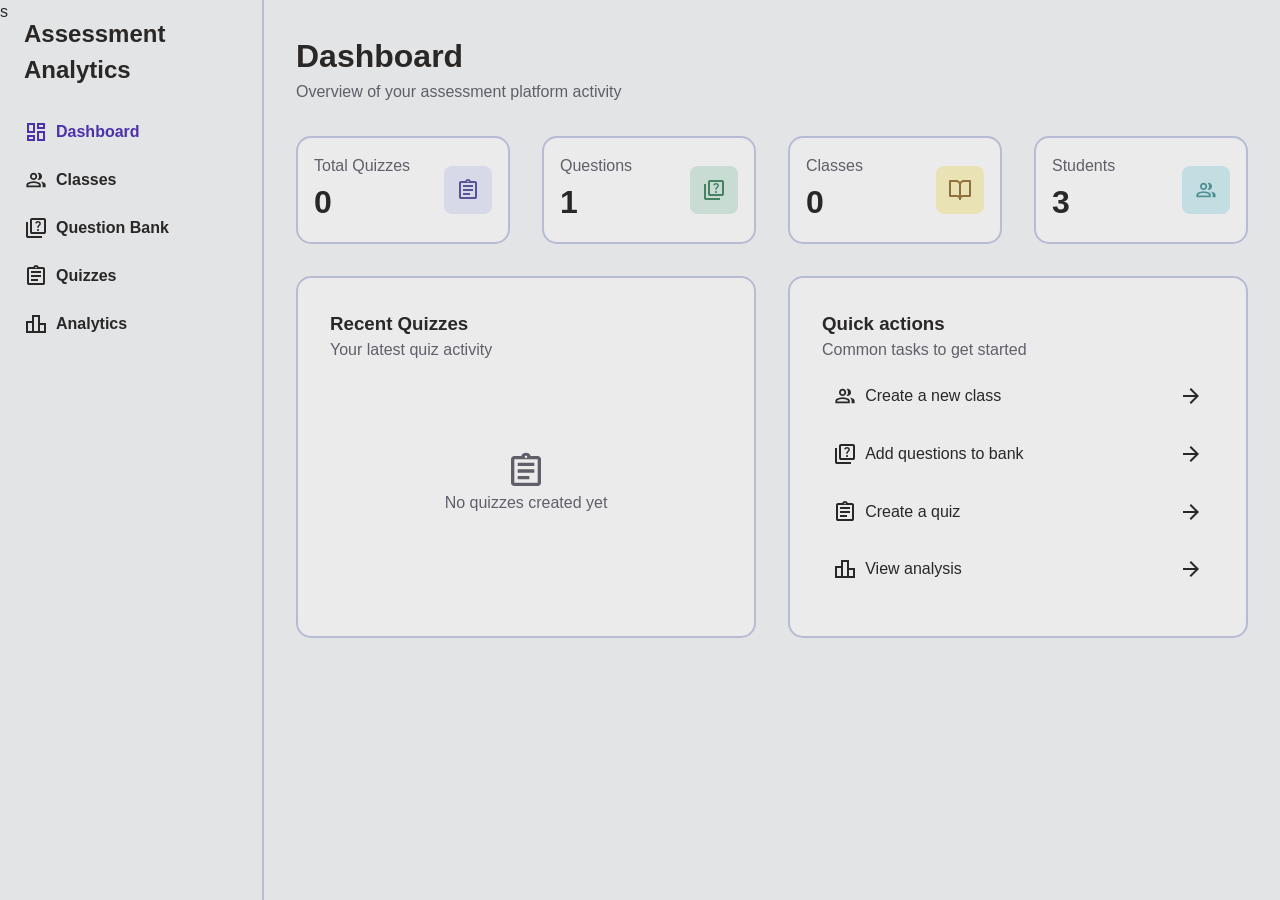
<file: index.html>
<!DOCTYPE html>
<html lang="en">
<head>
    <meta charset="UTF-8">
    <meta name="viewport" content="width=device-width, initial-scale=1.0">
    <title>Assessment Analytics</title>
    <link rel="stylesheet" href="style.css">
    <link rel="stylesheet" href="dashboard.css">s
</head>
<body>
    <div id="sidebar">
        <h2>Assessment Analytics</h2>
        <ul>
            <li class="active">
                <svg xmlns="http://www.w3.org/2000/svg" height="24px" viewBox="0 -960 960 960" width="24px" fill="#e3e3e3"><path d="M520-600v-240h320v240H520ZM120-440v-400h320v400H120Zm400 320v-400h320v400H520Zm-400 0v-240h320v240H120Zm80-400h160v-240H200v240Zm400 320h160v-240H600v240Zm0-480h160v-80H600v80ZM200-200h160v-80H200v80Zm160-320Zm240-160Zm0 240ZM360-280Z"/></svg>
                <a id="element1" href="index.html">Dashboard</a>
            </li>
            <li>
                <svg xmlns="http://www.w3.org/2000/svg" height="24px" viewBox="0 -960 960 960" width="24px" fill="#e3e3e3"><path d="M96-192v-92q0-25.78 12.5-47.39T143-366q54-32 114.5-49T384-432q66 0 126.5 17T625-366q22 13 34.5 34.61T672-284v92H96Zm648 0v-92q0-42-19.5-78T672-421q39 8 75.5 21.5T817-366q22 13 34.5 34.67Q864-309.65 864-284v92H744ZM282-522q-42-42-42-102t42-102q42-42 102-42t102 42q42 42 42 102t-42 102q-42 42-102 42t-102-42Zm396 0q-42 42-102 42-8 0-15-.5t-15-2.5q25-29 39.5-64.5T600-624q0-41-14.5-76.5T546-765q8-2 15-2.5t15-.5q60 0 102 42t42 102q0 60-42 102ZM168-264h432v-20q0-6.47-3.03-11.76-3.02-5.3-7.97-8.24-47-27-99-41.5T384-360q-54 0-106 14t-99 42q-4.95 2.83-7.98 7.91-3.02 5.09-3.02 12V-264Zm267-309.21q21-21.21 21-51T434.79-675q-21.21-21-51-21T333-674.79q-21 21.21-21 51T333.21-573q21.21 21 51 21T435-573.21ZM384-264Zm0-360Z"/></svg>
                <a id="element2" href="classes.html">Classes</a>
            </li>
            <li>
                <svg xmlns="http://www.w3.org/2000/svg" height="24px" viewBox="0 -960 960 960" width="24px" fill="#e3e3e3"><path d="M589.5-372.5Q602-385 602-402t-12.5-29.5Q577-444 560-444t-29.5 12.5Q518-419 518-402t12.5 29.5Q543-360 560-360t29.5-12.5ZM530-488h60q0-29 6-42.5t28-35.5q30-30 40-48.5t10-43.5q0-45-31.5-73.5T560-760q-41 0-71.5 23T446-676l54 22q9-25 24.5-37.5T560-704q24 0 39 13.5t15 36.5q0 14-8 26.5T578-596q-33 29-40.5 45.5T530-488ZM320-240q-33 0-56.5-23.5T240-320v-480q0-33 23.5-56.5T320-880h480q33 0 56.5 23.5T880-800v480q0 33-23.5 56.5T800-240H320Zm0-80h480v-480H320v480ZM160-80q-33 0-56.5-23.5T80-160v-560h80v560h560v80H160Zm160-720v480-480Z"/></svg>
                <a id="element3" href="question-bank.html">Question Bank</a>
            </li>
            <li>
                <svg xmlns="http://www.w3.org/2000/svg" height="24px" viewBox="0 -960 960 960" width="24px" fill="#e3e3e3"><path d="M200-120q-33 0-56.5-23.5T120-200v-560q0-33 23.5-56.5T200-840h168q13-36 43.5-58t68.5-22q38 0 68.5 22t43.5 58h168q33 0 56.5 23.5T840-760v560q0 33-23.5 56.5T760-120H200Zm0-80h560v-560H200v560Zm80-80h280v-80H280v80Zm0-160h400v-80H280v80Zm0-160h400v-80H280v80Zm221.5-198.5Q510-807 510-820t-8.5-21.5Q493-850 480-850t-21.5 8.5Q450-833 450-820t8.5 21.5Q467-790 480-790t21.5-8.5ZM200-200v-560 560Z"/></svg>
                <a id="element4" href="quizzes.html">Quizzes</a>
            </li>
            <li>
                <svg xmlns="http://www.w3.org/2000/svg" height="24px" viewBox="0 -960 960 960" width="24px" fill="#e3e3e3"><path d="M160-200h160v-320H160v320Zm240 0h160v-560H400v560Zm240 0h160v-240H640v240ZM80-120v-480h240v-240h320v320h240v400H80Z"/></svg>
                <a id="element5" href="analytics.html">Analytics</a>
            </li>
        </ul>
    </div>
    <main>
        <div class="info">
            <h1>Dashboard</h1>
            <p>Overview of your assessment platform activity</p>
        </div>
        <div class="section">
            <div class="container quarter">
                <div>
                    <p>Total Quizzes</p>
                    <h1>0</h1>
                </div>
                <div id="quarter-svg-1">
                     <svg xmlns="http://www.w3.org/2000/svg" height="24px" viewBox="0 -960 960 960" width="24px" fill="#e3e3e3"><path d="M200-120q-33 0-56.5-23.5T120-200v-560q0-33 23.5-56.5T200-840h168q13-36 43.5-58t68.5-22q38 0 68.5 22t43.5 58h168q33 0 56.5 23.5T840-760v560q0 33-23.5 56.5T760-120H200Zm0-80h560v-560H200v560Zm80-80h280v-80H280v80Zm0-160h400v-80H280v80Zm0-160h400v-80H280v80Zm221.5-198.5Q510-807 510-820t-8.5-21.5Q493-850 480-850t-21.5 8.5Q450-833 450-820t8.5 21.5Q467-790 480-790t21.5-8.5ZM200-200v-560 560Z"/></svg>
                </div>
            </div>
            <div class="container quarter">
                <div>
                    <p>Questions</p>
                    <h1>1</h1>
                </div>
                <div id="quarter-svg-2">
                    <svg xmlns="http://www.w3.org/2000/svg" height="24px" viewBox="0 -960 960 960" width="24px" fill="#e3e3e3"><path d="M589.5-372.5Q602-385 602-402t-12.5-29.5Q577-444 560-444t-29.5 12.5Q518-419 518-402t12.5 29.5Q543-360 560-360t29.5-12.5ZM530-488h60q0-29 6-42.5t28-35.5q30-30 40-48.5t10-43.5q0-45-31.5-73.5T560-760q-41 0-71.5 23T446-676l54 22q9-25 24.5-37.5T560-704q24 0 39 13.5t15 36.5q0 14-8 26.5T578-596q-33 29-40.5 45.5T530-488ZM320-240q-33 0-56.5-23.5T240-320v-480q0-33 23.5-56.5T320-880h480q33 0 56.5 23.5T880-800v480q0 33-23.5 56.5T800-240H320Zm0-80h480v-480H320v480ZM160-80q-33 0-56.5-23.5T80-160v-560h80v560h560v80H160Zm160-720v480-480Z"/></svg>
                </div>
            </div>
            <div class="container quarter">
                <div>
                    <p>Classes</p>
                    <h1>0</h1>
                </div>
                <div id="quarter-svg-3">
                    <svg xmlns="http://www.w3.org/2000/svg" width="24" height="24" viewBox="0 0 24 24" fill="none" stroke="black" stroke-width="2" stroke-linecap="round" stroke-linejoin="round" class="feather feather-book-open"><path d="M2 3h6a4 4 0 0 1 4 4v14a3 3 0 0 0-3-3H2z"></path><path d="M22 3h-6a4 4 0 0 0-4 4v14a3 3 0 0 1 3-3h7z"></path></svg>
                </div>
            </div>
            <div class="container quarter">
                <div>
                    <p>Students</p>
                    <h1>3</h1>
                </div>
                <div id="quarter-svg-4">
                    <svg xmlns="http://www.w3.org/2000/svg" height="24px" viewBox="0 -960 960 960" width="24px" fill="#e3e3e3"><path d="M96-192v-92q0-25.78 12.5-47.39T143-366q54-32 114.5-49T384-432q66 0 126.5 17T625-366q22 13 34.5 34.61T672-284v92H96Zm648 0v-92q0-42-19.5-78T672-421q39 8 75.5 21.5T817-366q22 13 34.5 34.67Q864-309.65 864-284v92H744ZM282-522q-42-42-42-102t42-102q42-42 102-42t102 42q42 42 42 102t-42 102q-42 42-102 42t-102-42Zm396 0q-42 42-102 42-8 0-15-.5t-15-2.5q25-29 39.5-64.5T600-624q0-41-14.5-76.5T546-765q8-2 15-2.5t15-.5q60 0 102 42t42 102q0 60-42 102ZM168-264h432v-20q0-6.47-3.03-11.76-3.02-5.3-7.97-8.24-47-27-99-41.5T384-360q-54 0-106 14t-99 42q-4.95 2.83-7.98 7.91-3.02 5.09-3.02 12V-264Zm267-309.21q21-21.21 21-51T434.79-675q-21.21-21-51-21T333-674.79q-21 21.21-21 51T333.21-573q21.21 21 51 21T435-573.21ZM384-264Zm0-360Z"/></svg>
                </div>
            </div>
        </div>
        <div class="section" id="dashboard-main">
            <div class="container">
                <div>
                    <h3>Recent Quizzes</h3>
                    <p class="grey">Your latest quiz activity</p>
                </div>
                <div id="recent-quizzes">
                    <svg xmlns="http://www.w3.org/2000/svg" height="40px" viewBox="0 -960 960 960" width="40px" fill="#e3e3e3"><path d="M200-120q-33 0-56.5-23.5T120-200v-560q0-33 23.5-56.5T200-840h168q13-36 43.5-58t68.5-22q38 0 68.5 22t43.5 58h168q33 0 56.5 23.5T840-760v560q0 33-23.5 56.5T760-120H200Zm0-80h560v-560H200v560Zm80-80h280v-80H280v80Zm0-160h400v-80H280v80Zm0-160h400v-80H280v80Zm221.5-198.5Q510-807 510-820t-8.5-21.5Q493-850 480-850t-21.5 8.5Q450-833 450-820t8.5 21.5Q467-790 480-790t21.5-8.5ZM200-200v-560 560Z"/></svg>
                    <p class="grey">No quizzes created yet</p>
                </div>
            </div>
            <div class="container" id="quick-actions">
                <div>
                    <h3>Quick actions</h3>
                    <p class="grey">Common tasks to get started</p>
                </div>
                <div id="actions">
                    <div>
                        <svg xmlns="http://www.w3.org/2000/svg" height="24px" viewBox="0 -960 960 960" width="24px" fill="#e3e3e3"><path d="M96-192v-92q0-25.78 12.5-47.39T143-366q54-32 114.5-49T384-432q66 0 126.5 17T625-366q22 13 34.5 34.61T672-284v92H96Zm648 0v-92q0-42-19.5-78T672-421q39 8 75.5 21.5T817-366q22 13 34.5 34.67Q864-309.65 864-284v92H744ZM282-522q-42-42-42-102t42-102q42-42 102-42t102 42q42 42 42 102t-42 102q-42 42-102 42t-102-42Zm396 0q-42 42-102 42-8 0-15-.5t-15-2.5q25-29 39.5-64.5T600-624q0-41-14.5-76.5T546-765q8-2 15-2.5t15-.5q60 0 102 42t42 102q0 60-42 102ZM168-264h432v-20q0-6.47-3.03-11.76-3.02-5.3-7.97-8.24-47-27-99-41.5T384-360q-54 0-106 14t-99 42q-4.95 2.83-7.98 7.91-3.02 5.09-3.02 12V-264Zm267-309.21q21-21.21 21-51T434.79-675q-21.21-21-51-21T333-674.79q-21 21.21-21 51T333.21-573q21.21 21 51 21T435-573.21ZM384-264Zm0-360Z"/></svg>
                        <p>Create a new class</p>
                        <svg xmlns="http://www.w3.org/2000/svg" height="24px" viewBox="0 -960 960 960" width="24px" fill="#000000"><path d="M647-440H160v-80h487L423-744l57-56 320 320-320 320-57-56 224-224Z"/></svg>
                    </div>
                    <div>
                        <svg xmlns="http://www.w3.org/2000/svg" height="24px" viewBox="0 -960 960 960" width="24px" fill="#e3e3e3"><path d="M589.5-372.5Q602-385 602-402t-12.5-29.5Q577-444 560-444t-29.5 12.5Q518-419 518-402t12.5 29.5Q543-360 560-360t29.5-12.5ZM530-488h60q0-29 6-42.5t28-35.5q30-30 40-48.5t10-43.5q0-45-31.5-73.5T560-760q-41 0-71.5 23T446-676l54 22q9-25 24.5-37.5T560-704q24 0 39 13.5t15 36.5q0 14-8 26.5T578-596q-33 29-40.5 45.5T530-488ZM320-240q-33 0-56.5-23.5T240-320v-480q0-33 23.5-56.5T320-880h480q33 0 56.5 23.5T880-800v480q0 33-23.5 56.5T800-240H320Zm0-80h480v-480H320v480ZM160-80q-33 0-56.5-23.5T80-160v-560h80v560h560v80H160Zm160-720v480-480Z"/></svg>
                        <p>Add questions to bank</p>
                        <svg xmlns="http://www.w3.org/2000/svg" height="24px" viewBox="0 -960 960 960" width="24px" fill="#000000"><path d="M647-440H160v-80h487L423-744l57-56 320 320-320 320-57-56 224-224Z"/></svg>
                    </div>
                    <div>
                        <svg xmlns="http://www.w3.org/2000/svg" height="24px" viewBox="0 -960 960 960" width="24px" fill="#e3e3e3"><path d="M200-120q-33 0-56.5-23.5T120-200v-560q0-33 23.5-56.5T200-840h168q13-36 43.5-58t68.5-22q38 0 68.5 22t43.5 58h168q33 0 56.5 23.5T840-760v560q0 33-23.5 56.5T760-120H200Zm0-80h560v-560H200v560Zm80-80h280v-80H280v80Zm0-160h400v-80H280v80Zm0-160h400v-80H280v80Zm221.5-198.5Q510-807 510-820t-8.5-21.5Q493-850 480-850t-21.5 8.5Q450-833 450-820t8.5 21.5Q467-790 480-790t21.5-8.5ZM200-200v-560 560Z"/></svg>
                        <p>Create a quiz</p>
                        <svg xmlns="http://www.w3.org/2000/svg" height="24px" viewBox="0 -960 960 960" width="24px" fill="#000000"><path d="M647-440H160v-80h487L423-744l57-56 320 320-320 320-57-56 224-224Z"/></svg>
                    </div>
                    <div>
                        <svg xmlns="http://www.w3.org/2000/svg" height="24px" viewBox="0 -960 960 960" width="24px" fill="#e3e3e3"><path d="M160-200h160v-320H160v320Zm240 0h160v-560H400v560Zm240 0h160v-240H640v240ZM80-120v-480h240v-240h320v320h240v400H80Z"/></svg>
                        <p>View analysis</p>
                        <svg xmlns="http://www.w3.org/2000/svg" height="24px" viewBox="0 -960 960 960" width="24px" fill="#000000"><path d="M647-440H160v-80h487L423-744l57-56 320 320-320 320-57-56 224-224Z"/></svg>
                    </div>
                </div>
            </div>
        </div>
    </main>
</body>
</html>
</file>
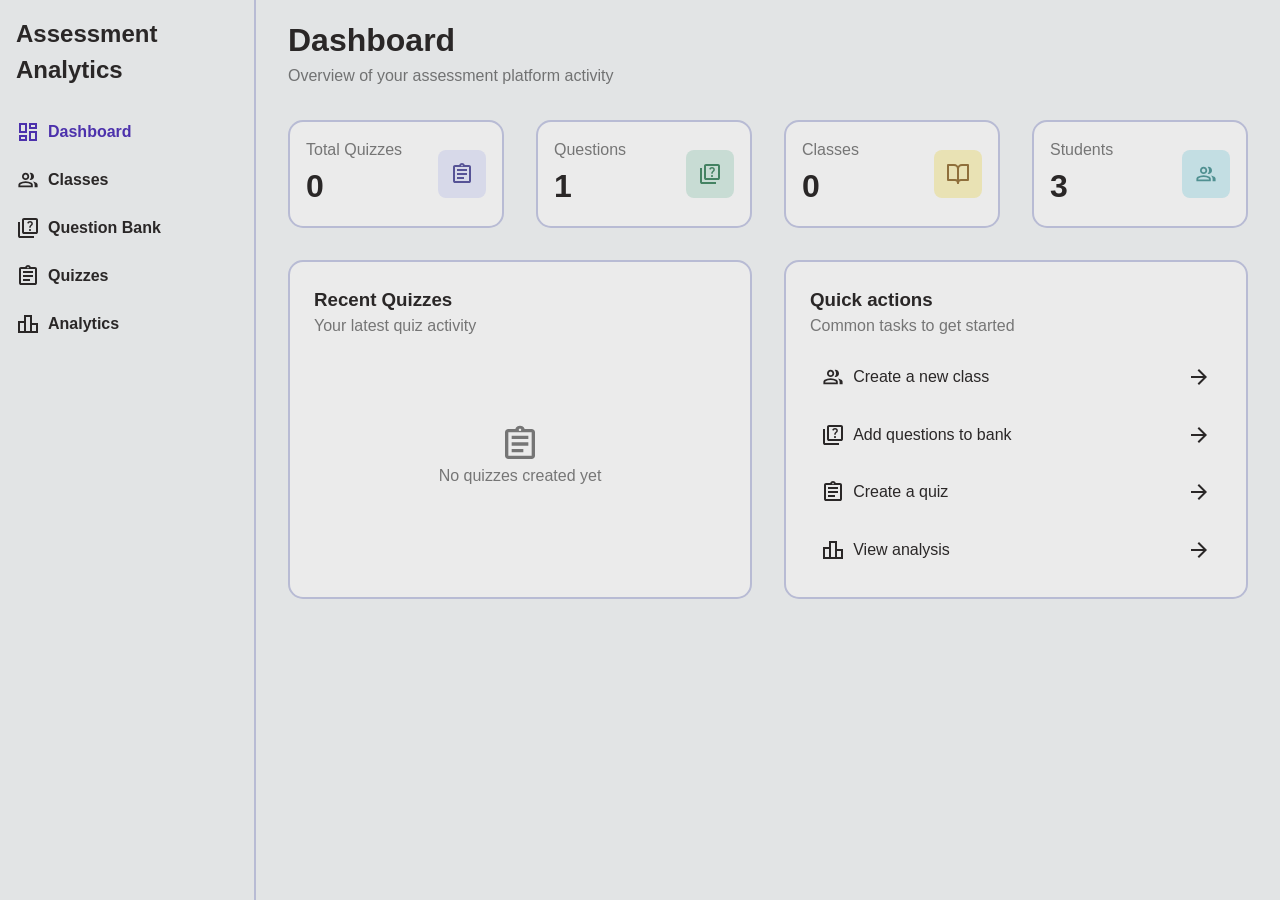
<file: html/index.html>
<!DOCTYPE html>
<html lang="en">
<head>
    <meta charset="UTF-8">
    <meta name="viewport" content="width=device-width, initial-scale=1.0">
    <title>Assessment Analytics</title>
    <link rel="stylesheet" href="/css/constants.css">
    <link rel="stylesheet" href="/css/style.css">
    <link rel="stylesheet" href="/css/dashboard.css">
    <script src="/js/script.js" defer></script>
</head>
<body>
    <div id="sidebar">
        <h2>Assessment Analytics</h2>
        <ul>
            <li class="active">
                <svg xmlns="http://www.w3.org/2000/svg" height="24px" viewBox="0 -960 960 960" width="24px" fill="#e3e3e3"><path d="M520-600v-240h320v240H520ZM120-440v-400h320v400H120Zm400 320v-400h320v400H520Zm-400 0v-240h320v240H120Zm80-400h160v-240H200v240Zm400 320h160v-240H600v240Zm0-480h160v-80H600v80ZM200-200h160v-80H200v80Zm160-320Zm240-160Zm0 240ZM360-280Z"/></svg>
                <a id="element1" href="index.html">Dashboard</a>
            </li>
            <li>
                <svg xmlns="http://www.w3.org/2000/svg" height="24px" viewBox="0 -960 960 960" width="24px" fill="#e3e3e3"><path d="M96-192v-92q0-25.78 12.5-47.39T143-366q54-32 114.5-49T384-432q66 0 126.5 17T625-366q22 13 34.5 34.61T672-284v92H96Zm648 0v-92q0-42-19.5-78T672-421q39 8 75.5 21.5T817-366q22 13 34.5 34.67Q864-309.65 864-284v92H744ZM282-522q-42-42-42-102t42-102q42-42 102-42t102 42q42 42 42 102t-42 102q-42 42-102 42t-102-42Zm396 0q-42 42-102 42-8 0-15-.5t-15-2.5q25-29 39.5-64.5T600-624q0-41-14.5-76.5T546-765q8-2 15-2.5t15-.5q60 0 102 42t42 102q0 60-42 102ZM168-264h432v-20q0-6.47-3.03-11.76-3.02-5.3-7.97-8.24-47-27-99-41.5T384-360q-54 0-106 14t-99 42q-4.95 2.83-7.98 7.91-3.02 5.09-3.02 12V-264Zm267-309.21q21-21.21 21-51T434.79-675q-21.21-21-51-21T333-674.79q-21 21.21-21 51T333.21-573q21.21 21 51 21T435-573.21ZM384-264Zm0-360Z"/></svg>
                <a id="element2" href="classes.html">Classes</a>
            </li>
            <li>
                <svg xmlns="http://www.w3.org/2000/svg" height="24px" viewBox="0 -960 960 960" width="24px" fill="#e3e3e3"><path d="M589.5-372.5Q602-385 602-402t-12.5-29.5Q577-444 560-444t-29.5 12.5Q518-419 518-402t12.5 29.5Q543-360 560-360t29.5-12.5ZM530-488h60q0-29 6-42.5t28-35.5q30-30 40-48.5t10-43.5q0-45-31.5-73.5T560-760q-41 0-71.5 23T446-676l54 22q9-25 24.5-37.5T560-704q24 0 39 13.5t15 36.5q0 14-8 26.5T578-596q-33 29-40.5 45.5T530-488ZM320-240q-33 0-56.5-23.5T240-320v-480q0-33 23.5-56.5T320-880h480q33 0 56.5 23.5T880-800v480q0 33-23.5 56.5T800-240H320Zm0-80h480v-480H320v480ZM160-80q-33 0-56.5-23.5T80-160v-560h80v560h560v80H160Zm160-720v480-480Z"/></svg>
                <a id="element3" href="question-bank.html">Question Bank</a>
            </li>
            <li>
                <svg xmlns="http://www.w3.org/2000/svg" height="24px" viewBox="0 -960 960 960" width="24px" fill="#e3e3e3"><path d="M200-120q-33 0-56.5-23.5T120-200v-560q0-33 23.5-56.5T200-840h168q13-36 43.5-58t68.5-22q38 0 68.5 22t43.5 58h168q33 0 56.5 23.5T840-760v560q0 33-23.5 56.5T760-120H200Zm0-80h560v-560H200v560Zm80-80h280v-80H280v80Zm0-160h400v-80H280v80Zm0-160h400v-80H280v80Zm221.5-198.5Q510-807 510-820t-8.5-21.5Q493-850 480-850t-21.5 8.5Q450-833 450-820t8.5 21.5Q467-790 480-790t21.5-8.5ZM200-200v-560 560Z"/></svg>
                <a id="element4" href="quizzes.html">Quizzes</a>
            </li>
            <li>
                <svg xmlns="http://www.w3.org/2000/svg" height="24px" viewBox="0 -960 960 960" width="24px" fill="#e3e3e3"><path d="M160-200h160v-320H160v320Zm240 0h160v-560H400v560Zm240 0h160v-240H640v240ZM80-120v-480h240v-240h320v320h240v400H80Z"/></svg>
                <a id="element5" href="analytics.html">Analytics</a>
            </li>
        </ul>
    </div>
    <main>
        <div class="info-with-button">
            <div class="info">
                <h1>Dashboard</h1>
                <p class="grey">Overview of your assessment platform activity</p>
            </div>
        </div>
        <div class="section">
            <div class="container quarter">
                <div>
                    <p>Total Quizzes</p>
                    <h1>0</h1>
                </div>
                <div id="quarter-svg-1">
                     <svg xmlns="http://www.w3.org/2000/svg" height="24px" viewBox="0 -960 960 960" width="24px" fill="#e3e3e3"><path d="M200-120q-33 0-56.5-23.5T120-200v-560q0-33 23.5-56.5T200-840h168q13-36 43.5-58t68.5-22q38 0 68.5 22t43.5 58h168q33 0 56.5 23.5T840-760v560q0 33-23.5 56.5T760-120H200Zm0-80h560v-560H200v560Zm80-80h280v-80H280v80Zm0-160h400v-80H280v80Zm0-160h400v-80H280v80Zm221.5-198.5Q510-807 510-820t-8.5-21.5Q493-850 480-850t-21.5 8.5Q450-833 450-820t8.5 21.5Q467-790 480-790t21.5-8.5ZM200-200v-560 560Z"/></svg>
                </div>
            </div>
            <div class="container quarter">
                <div>
                    <p>Questions</p>
                    <h1>1</h1>
                </div>
                <div id="quarter-svg-2">
                    <svg xmlns="http://www.w3.org/2000/svg" height="24px" viewBox="0 -960 960 960" width="24px" fill="#e3e3e3"><path d="M589.5-372.5Q602-385 602-402t-12.5-29.5Q577-444 560-444t-29.5 12.5Q518-419 518-402t12.5 29.5Q543-360 560-360t29.5-12.5ZM530-488h60q0-29 6-42.5t28-35.5q30-30 40-48.5t10-43.5q0-45-31.5-73.5T560-760q-41 0-71.5 23T446-676l54 22q9-25 24.5-37.5T560-704q24 0 39 13.5t15 36.5q0 14-8 26.5T578-596q-33 29-40.5 45.5T530-488ZM320-240q-33 0-56.5-23.5T240-320v-480q0-33 23.5-56.5T320-880h480q33 0 56.5 23.5T880-800v480q0 33-23.5 56.5T800-240H320Zm0-80h480v-480H320v480ZM160-80q-33 0-56.5-23.5T80-160v-560h80v560h560v80H160Zm160-720v480-480Z"/></svg>
                </div>
            </div>
            <div class="container quarter">
                <div>
                    <p>Classes</p>
                    <h1>0</h1>
                </div>
                <div id="quarter-svg-3">
                    <svg xmlns="http://www.w3.org/2000/svg" width="24" height="24" viewBox="0 0 24 24" fill="none" stroke="black" stroke-width="2" stroke-linecap="round" stroke-linejoin="round" class="feather feather-book-open"><path d="M2 3h6a4 4 0 0 1 4 4v14a3 3 0 0 0-3-3H2z"></path><path d="M22 3h-6a4 4 0 0 0-4 4v14a3 3 0 0 1 3-3h7z"></path></svg>
                </div>
            </div>
            <div class="container quarter">
                <div>
                    <p>Students</p>
                    <h1>3</h1>
                </div>
                <div id="quarter-svg-4">
                    <svg xmlns="http://www.w3.org/2000/svg" height="24px" viewBox="0 -960 960 960" width="24px" fill="#e3e3e3"><path d="M96-192v-92q0-25.78 12.5-47.39T143-366q54-32 114.5-49T384-432q66 0 126.5 17T625-366q22 13 34.5 34.61T672-284v92H96Zm648 0v-92q0-42-19.5-78T672-421q39 8 75.5 21.5T817-366q22 13 34.5 34.67Q864-309.65 864-284v92H744ZM282-522q-42-42-42-102t42-102q42-42 102-42t102 42q42 42 42 102t-42 102q-42 42-102 42t-102-42Zm396 0q-42 42-102 42-8 0-15-.5t-15-2.5q25-29 39.5-64.5T600-624q0-41-14.5-76.5T546-765q8-2 15-2.5t15-.5q60 0 102 42t42 102q0 60-42 102ZM168-264h432v-20q0-6.47-3.03-11.76-3.02-5.3-7.97-8.24-47-27-99-41.5T384-360q-54 0-106 14t-99 42q-4.95 2.83-7.98 7.91-3.02 5.09-3.02 12V-264Zm267-309.21q21-21.21 21-51T434.79-675q-21.21-21-51-21T333-674.79q-21 21.21-21 51T333.21-573q21.21 21 51 21T435-573.21ZM384-264Zm0-360Z"/></svg>
                </div>
            </div>
        </div>
        <div class="section" id="dashboard-main">
            <div class="container">
                <div>
                    <h3>Recent Quizzes</h3>
                    <p class="grey">Your latest quiz activity</p>
                </div>
                <div id="recent-quizzes">
                    <svg xmlns="http://www.w3.org/2000/svg" height="40px" viewBox="0 -960 960 960" width="40px" fill="#e3e3e3"><path d="M200-120q-33 0-56.5-23.5T120-200v-560q0-33 23.5-56.5T200-840h168q13-36 43.5-58t68.5-22q38 0 68.5 22t43.5 58h168q33 0 56.5 23.5T840-760v560q0 33-23.5 56.5T760-120H200Zm0-80h560v-560H200v560Zm80-80h280v-80H280v80Zm0-160h400v-80H280v80Zm0-160h400v-80H280v80Zm221.5-198.5Q510-807 510-820t-8.5-21.5Q493-850 480-850t-21.5 8.5Q450-833 450-820t8.5 21.5Q467-790 480-790t21.5-8.5ZM200-200v-560 560Z"/></svg>
                    <p class="grey">No quizzes created yet</p>
                </div>
            </div>
            <div class="container" id="quick-actions">
                <div>
                    <h3>Quick actions</h3>
                    <p class="grey">Common tasks to get started</p>
                </div>
                <div id="actions">
                    <div>
                        <svg xmlns="http://www.w3.org/2000/svg" height="24px" viewBox="0 -960 960 960" width="24px" fill="#e3e3e3"><path d="M96-192v-92q0-25.78 12.5-47.39T143-366q54-32 114.5-49T384-432q66 0 126.5 17T625-366q22 13 34.5 34.61T672-284v92H96Zm648 0v-92q0-42-19.5-78T672-421q39 8 75.5 21.5T817-366q22 13 34.5 34.67Q864-309.65 864-284v92H744ZM282-522q-42-42-42-102t42-102q42-42 102-42t102 42q42 42 42 102t-42 102q-42 42-102 42t-102-42Zm396 0q-42 42-102 42-8 0-15-.5t-15-2.5q25-29 39.5-64.5T600-624q0-41-14.5-76.5T546-765q8-2 15-2.5t15-.5q60 0 102 42t42 102q0 60-42 102ZM168-264h432v-20q0-6.47-3.03-11.76-3.02-5.3-7.97-8.24-47-27-99-41.5T384-360q-54 0-106 14t-99 42q-4.95 2.83-7.98 7.91-3.02 5.09-3.02 12V-264Zm267-309.21q21-21.21 21-51T434.79-675q-21.21-21-51-21T333-674.79q-21 21.21-21 51T333.21-573q21.21 21 51 21T435-573.21ZM384-264Zm0-360Z"/></svg>
                        <p>Create a new class</p>
                        <svg xmlns="http://www.w3.org/2000/svg" height="24px" viewBox="0 -960 960 960" width="24px" fill="#000000"><path d="M647-440H160v-80h487L423-744l57-56 320 320-320 320-57-56 224-224Z"/></svg>
                    </div>
                    <div>
                        <svg xmlns="http://www.w3.org/2000/svg" height="24px" viewBox="0 -960 960 960" width="24px" fill="#e3e3e3"><path d="M589.5-372.5Q602-385 602-402t-12.5-29.5Q577-444 560-444t-29.5 12.5Q518-419 518-402t12.5 29.5Q543-360 560-360t29.5-12.5ZM530-488h60q0-29 6-42.5t28-35.5q30-30 40-48.5t10-43.5q0-45-31.5-73.5T560-760q-41 0-71.5 23T446-676l54 22q9-25 24.5-37.5T560-704q24 0 39 13.5t15 36.5q0 14-8 26.5T578-596q-33 29-40.5 45.5T530-488ZM320-240q-33 0-56.5-23.5T240-320v-480q0-33 23.5-56.5T320-880h480q33 0 56.5 23.5T880-800v480q0 33-23.5 56.5T800-240H320Zm0-80h480v-480H320v480ZM160-80q-33 0-56.5-23.5T80-160v-560h80v560h560v80H160Zm160-720v480-480Z"/></svg>
                        <p>Add questions to bank</p>
                        <svg xmlns="http://www.w3.org/2000/svg" height="24px" viewBox="0 -960 960 960" width="24px" fill="#000000"><path d="M647-440H160v-80h487L423-744l57-56 320 320-320 320-57-56 224-224Z"/></svg>
                    </div>
                    <div>
                        <svg xmlns="http://www.w3.org/2000/svg" height="24px" viewBox="0 -960 960 960" width="24px" fill="#e3e3e3"><path d="M200-120q-33 0-56.5-23.5T120-200v-560q0-33 23.5-56.5T200-840h168q13-36 43.5-58t68.5-22q38 0 68.5 22t43.5 58h168q33 0 56.5 23.5T840-760v560q0 33-23.5 56.5T760-120H200Zm0-80h560v-560H200v560Zm80-80h280v-80H280v80Zm0-160h400v-80H280v80Zm0-160h400v-80H280v80Zm221.5-198.5Q510-807 510-820t-8.5-21.5Q493-850 480-850t-21.5 8.5Q450-833 450-820t8.5 21.5Q467-790 480-790t21.5-8.5ZM200-200v-560 560Z"/></svg>
                        <p>Create a quiz</p>
                        <svg xmlns="http://www.w3.org/2000/svg" height="24px" viewBox="0 -960 960 960" width="24px" fill="#000000"><path d="M647-440H160v-80h487L423-744l57-56 320 320-320 320-57-56 224-224Z"/></svg>
                    </div>
                    <div>
                        <svg xmlns="http://www.w3.org/2000/svg" height="24px" viewBox="0 -960 960 960" width="24px" fill="#e3e3e3"><path d="M160-200h160v-320H160v320Zm240 0h160v-560H400v560Zm240 0h160v-240H640v240ZM80-120v-480h240v-240h320v320h240v400H80Z"/></svg>
                        <p>View analysis</p>
                        <svg xmlns="http://www.w3.org/2000/svg" height="24px" viewBox="0 -960 960 960" width="24px" fill="#000000"><path d="M647-440H160v-80h487L423-744l57-56 320 320-320 320-57-56 224-224Z"/></svg>
                    </div>
                </div>
            </div>
        </div>
    </main>
</body>
</html>
</file>
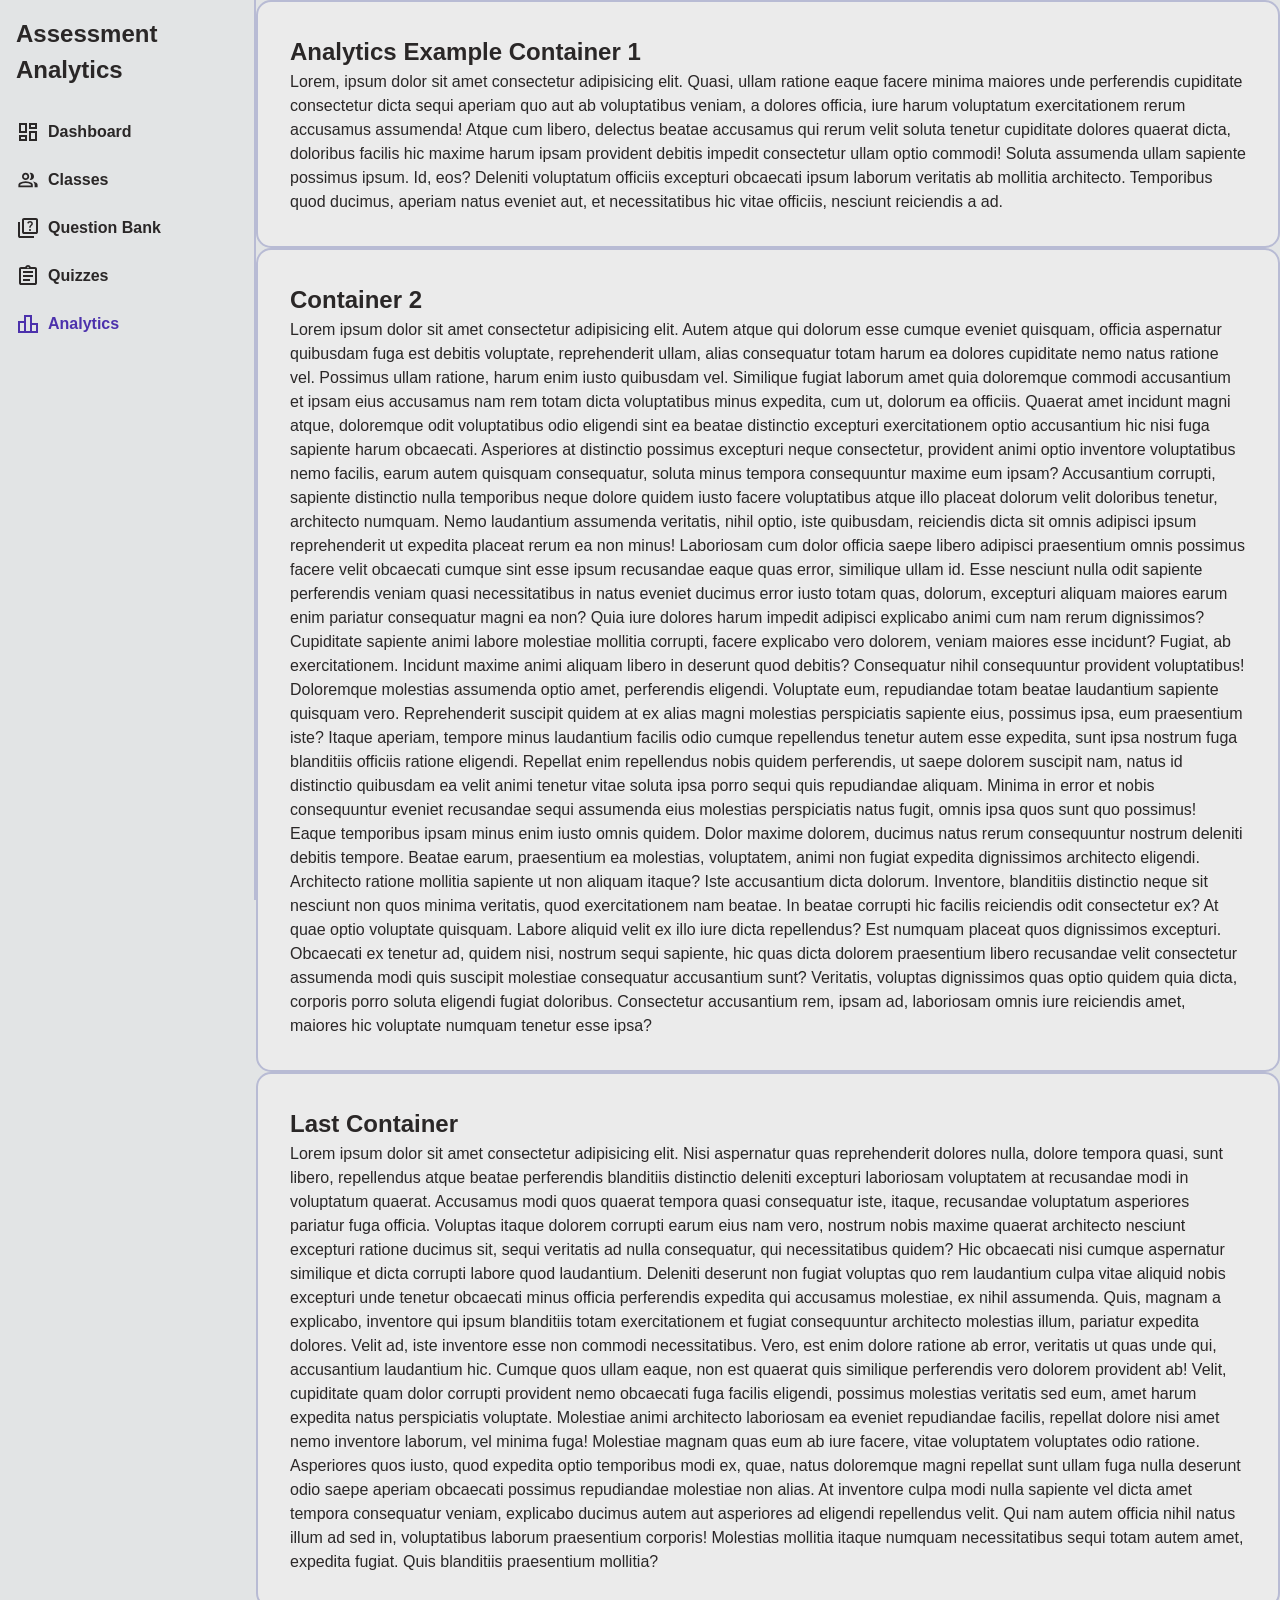
<file: analytics.html>
<!DOCTYPE html>
<html lang="en">
<head>
    <meta charset="UTF-8">
    <meta name="viewport" content="width=device-width, initial-scale=1.0">
    <title>Assessment Analytics</title>
    <link rel="stylesheet" href="style.css">
</head>
<body>
    <div id="sidebar">
        <h2>Assessment Analytics</h2>
        <ul>
            <li>
                <svg xmlns="http://www.w3.org/2000/svg" height="24px" viewBox="0 -960 960 960" width="24px" fill="#e3e3e3"><path d="M520-600v-240h320v240H520ZM120-440v-400h320v400H120Zm400 320v-400h320v400H520Zm-400 0v-240h320v240H120Zm80-400h160v-240H200v240Zm400 320h160v-240H600v240Zm0-480h160v-80H600v80ZM200-200h160v-80H200v80Zm160-320Zm240-160Zm0 240ZM360-280Z"/></svg>
                <a id="element1" href="index.html">Dashboard</a>
            </li>
            <li>
                <svg xmlns="http://www.w3.org/2000/svg" height="24px" viewBox="0 -960 960 960" width="24px" fill="#e3e3e3"><path d="M96-192v-92q0-25.78 12.5-47.39T143-366q54-32 114.5-49T384-432q66 0 126.5 17T625-366q22 13 34.5 34.61T672-284v92H96Zm648 0v-92q0-42-19.5-78T672-421q39 8 75.5 21.5T817-366q22 13 34.5 34.67Q864-309.65 864-284v92H744ZM282-522q-42-42-42-102t42-102q42-42 102-42t102 42q42 42 42 102t-42 102q-42 42-102 42t-102-42Zm396 0q-42 42-102 42-8 0-15-.5t-15-2.5q25-29 39.5-64.5T600-624q0-41-14.5-76.5T546-765q8-2 15-2.5t15-.5q60 0 102 42t42 102q0 60-42 102ZM168-264h432v-20q0-6.47-3.03-11.76-3.02-5.3-7.97-8.24-47-27-99-41.5T384-360q-54 0-106 14t-99 42q-4.95 2.83-7.98 7.91-3.02 5.09-3.02 12V-264Zm267-309.21q21-21.21 21-51T434.79-675q-21.21-21-51-21T333-674.79q-21 21.21-21 51T333.21-573q21.21 21 51 21T435-573.21ZM384-264Zm0-360Z"/></svg>
                <a id="element2" href="classes.html">Classes</a>
            </li>
            <li>
                <svg xmlns="http://www.w3.org/2000/svg" height="24px" viewBox="0 -960 960 960" width="24px" fill="#e3e3e3"><path d="M589.5-372.5Q602-385 602-402t-12.5-29.5Q577-444 560-444t-29.5 12.5Q518-419 518-402t12.5 29.5Q543-360 560-360t29.5-12.5ZM530-488h60q0-29 6-42.5t28-35.5q30-30 40-48.5t10-43.5q0-45-31.5-73.5T560-760q-41 0-71.5 23T446-676l54 22q9-25 24.5-37.5T560-704q24 0 39 13.5t15 36.5q0 14-8 26.5T578-596q-33 29-40.5 45.5T530-488ZM320-240q-33 0-56.5-23.5T240-320v-480q0-33 23.5-56.5T320-880h480q33 0 56.5 23.5T880-800v480q0 33-23.5 56.5T800-240H320Zm0-80h480v-480H320v480ZM160-80q-33 0-56.5-23.5T80-160v-560h80v560h560v80H160Zm160-720v480-480Z"/></svg>
                <a id="element3" href="question-bank.html">Question Bank</a>
            </li>
            <li>
                <svg xmlns="http://www.w3.org/2000/svg" height="24px" viewBox="0 -960 960 960" width="24px" fill="#e3e3e3"><path d="M200-120q-33 0-56.5-23.5T120-200v-560q0-33 23.5-56.5T200-840h168q13-36 43.5-58t68.5-22q38 0 68.5 22t43.5 58h168q33 0 56.5 23.5T840-760v560q0 33-23.5 56.5T760-120H200Zm0-80h560v-560H200v560Zm80-80h280v-80H280v80Zm0-160h400v-80H280v80Zm0-160h400v-80H280v80Zm221.5-198.5Q510-807 510-820t-8.5-21.5Q493-850 480-850t-21.5 8.5Q450-833 450-820t8.5 21.5Q467-790 480-790t21.5-8.5ZM200-200v-560 560Z"/></svg>
                <a id="element4" href="quizzes.html">Quizzes</a>
            </li>
            <li class="active">
                <svg xmlns="http://www.w3.org/2000/svg" height="24px" viewBox="0 -960 960 960" width="24px" fill="#e3e3e3"><path d="M160-200h160v-320H160v320Zm240 0h160v-560H400v560Zm240 0h160v-240H640v240ZM80-120v-480h240v-240h320v320h240v400H80Z"/></svg>
                <a id="element5" href="analytics.html">Analytics</a>
            </li>
        </ul>
    </div>
    <main>
        <div class="container">
            <h2>Analytics Example Container 1</h2>
            <p>Lorem, ipsum dolor sit amet consectetur adipisicing elit. Quasi, ullam ratione eaque facere minima maiores unde perferendis cupiditate consectetur dicta sequi aperiam quo aut ab voluptatibus veniam, a dolores officia, iure harum voluptatum exercitationem rerum accusamus assumenda! Atque cum libero, delectus beatae accusamus qui rerum velit soluta tenetur cupiditate dolores quaerat dicta, doloribus facilis hic maxime harum ipsam provident debitis impedit consectetur ullam optio commodi! Soluta assumenda ullam sapiente possimus ipsum. Id, eos? Deleniti voluptatum officiis excepturi obcaecati ipsum laborum veritatis ab mollitia architecto. Temporibus quod ducimus, aperiam natus eveniet aut, et necessitatibus hic vitae officiis, nesciunt reiciendis a ad.</p>
        </div>
        <div class="container">
            <h2>Container 2</h2>
            <p>Lorem ipsum dolor sit amet consectetur adipisicing elit. Autem atque qui dolorum esse cumque eveniet quisquam, officia aspernatur quibusdam fuga est debitis voluptate, reprehenderit ullam, alias consequatur totam harum ea dolores cupiditate nemo natus ratione vel. Possimus ullam ratione, harum enim iusto quibusdam vel. Similique fugiat laborum amet quia doloremque commodi accusantium et ipsam eius accusamus nam rem totam dicta voluptatibus minus expedita, cum ut, dolorum ea officiis. Quaerat amet incidunt magni atque, doloremque odit voluptatibus odio eligendi sint ea beatae distinctio excepturi exercitationem optio accusantium hic nisi fuga sapiente harum obcaecati. Asperiores at distinctio possimus excepturi neque consectetur, provident animi optio inventore voluptatibus nemo facilis, earum autem quisquam consequatur, soluta minus tempora consequuntur maxime eum ipsam? Accusantium corrupti, sapiente distinctio nulla temporibus neque dolore quidem iusto facere voluptatibus atque illo placeat dolorum velit doloribus tenetur, architecto numquam. Nemo laudantium assumenda veritatis, nihil optio, iste quibusdam, reiciendis dicta sit omnis adipisci ipsum reprehenderit ut expedita placeat rerum ea non minus! Laboriosam cum dolor officia saepe libero adipisci praesentium omnis possimus facere velit obcaecati cumque sint esse ipsum recusandae eaque quas error, similique ullam id. Esse nesciunt nulla odit sapiente perferendis veniam quasi necessitatibus in natus eveniet ducimus error iusto totam quas, dolorum, excepturi aliquam maiores earum enim pariatur consequatur magni ea non? Quia iure dolores harum impedit adipisci explicabo animi cum nam rerum dignissimos? Cupiditate sapiente animi labore molestiae mollitia corrupti, facere explicabo vero dolorem, veniam maiores esse incidunt? Fugiat, ab exercitationem. Incidunt maxime animi aliquam libero in deserunt quod debitis? Consequatur nihil consequuntur provident voluptatibus! Doloremque molestias assumenda optio amet, perferendis eligendi. Voluptate eum, repudiandae totam beatae laudantium sapiente quisquam vero. Reprehenderit suscipit quidem at ex alias magni molestias perspiciatis sapiente eius, possimus ipsa, eum praesentium iste? Itaque aperiam, tempore minus laudantium facilis odio cumque repellendus tenetur autem esse expedita, sunt ipsa nostrum fuga blanditiis officiis ratione eligendi. Repellat enim repellendus nobis quidem perferendis, ut saepe dolorem suscipit nam, natus id distinctio quibusdam ea velit animi tenetur vitae soluta ipsa porro sequi quis repudiandae aliquam. Minima in error et nobis consequuntur eveniet recusandae sequi assumenda eius molestias perspiciatis natus fugit, omnis ipsa quos sunt quo possimus! Eaque temporibus ipsam minus enim iusto omnis quidem. Dolor maxime dolorem, ducimus natus rerum consequuntur nostrum deleniti debitis tempore. Beatae earum, praesentium ea molestias, voluptatem, animi non fugiat expedita dignissimos architecto eligendi. Architecto ratione mollitia sapiente ut non aliquam itaque? Iste accusantium dicta dolorum. Inventore, blanditiis distinctio neque sit nesciunt non quos minima veritatis, quod exercitationem nam beatae. In beatae corrupti hic facilis reiciendis odit consectetur ex? At quae optio voluptate quisquam. Labore aliquid velit ex illo iure dicta repellendus? Est numquam placeat quos dignissimos excepturi. Obcaecati ex tenetur ad, quidem nisi, nostrum sequi sapiente, hic quas dicta dolorem praesentium libero recusandae velit consectetur assumenda modi quis suscipit molestiae consequatur accusantium sunt? Veritatis, voluptas dignissimos quas optio quidem quia dicta, corporis porro soluta eligendi fugiat doloribus. Consectetur accusantium rem, ipsam ad, laboriosam omnis iure reiciendis amet, maiores hic voluptate numquam tenetur esse ipsa?</p>
        </div>
        <div class="container">
            <h2>Last Container</h2>
            <p>Lorem ipsum dolor sit amet consectetur adipisicing elit. Nisi aspernatur quas reprehenderit dolores nulla, dolore tempora quasi, sunt libero, repellendus atque beatae perferendis blanditiis distinctio deleniti excepturi laboriosam voluptatem at recusandae modi in voluptatum quaerat. Accusamus modi quos quaerat tempora quasi consequatur iste, itaque, recusandae voluptatum asperiores pariatur fuga officia. Voluptas itaque dolorem corrupti earum eius nam vero, nostrum nobis maxime quaerat architecto nesciunt excepturi ratione ducimus sit, sequi veritatis ad nulla consequatur, qui necessitatibus quidem? Hic obcaecati nisi cumque aspernatur similique et dicta corrupti labore quod laudantium. Deleniti deserunt non fugiat voluptas quo rem laudantium culpa vitae aliquid nobis excepturi unde tenetur obcaecati minus officia perferendis expedita qui accusamus molestiae, ex nihil assumenda. Quis, magnam a explicabo, inventore qui ipsum blanditiis totam exercitationem et fugiat consequuntur architecto molestias illum, pariatur expedita dolores. Velit ad, iste inventore esse non commodi necessitatibus. Vero, est enim dolore ratione ab error, veritatis ut quas unde qui, accusantium laudantium hic. Cumque quos ullam eaque, non est quaerat quis similique perferendis vero dolorem provident ab! Velit, cupiditate quam dolor corrupti provident nemo obcaecati fuga facilis eligendi, possimus molestias veritatis sed eum, amet harum expedita natus perspiciatis voluptate. Molestiae animi architecto laboriosam ea eveniet repudiandae facilis, repellat dolore nisi amet nemo inventore laborum, vel minima fuga! Molestiae magnam quas eum ab iure facere, vitae voluptatem voluptates odio ratione. Asperiores quos iusto, quod expedita optio temporibus modi ex, quae, natus doloremque magni repellat sunt ullam fuga nulla deserunt odio saepe aperiam obcaecati possimus repudiandae molestiae non alias. At inventore culpa modi nulla sapiente vel dicta amet tempora consequatur veniam, explicabo ducimus autem aut asperiores ad eligendi repellendus velit. Qui nam autem officia nihil natus illum ad sed in, voluptatibus laborum praesentium corporis! Molestias mollitia itaque numquam necessitatibus sequi totam autem amet, expedita fugiat. Quis blanditiis praesentium mollitia?</p>
        </div>
    </main>
</body>
</html>
</file>
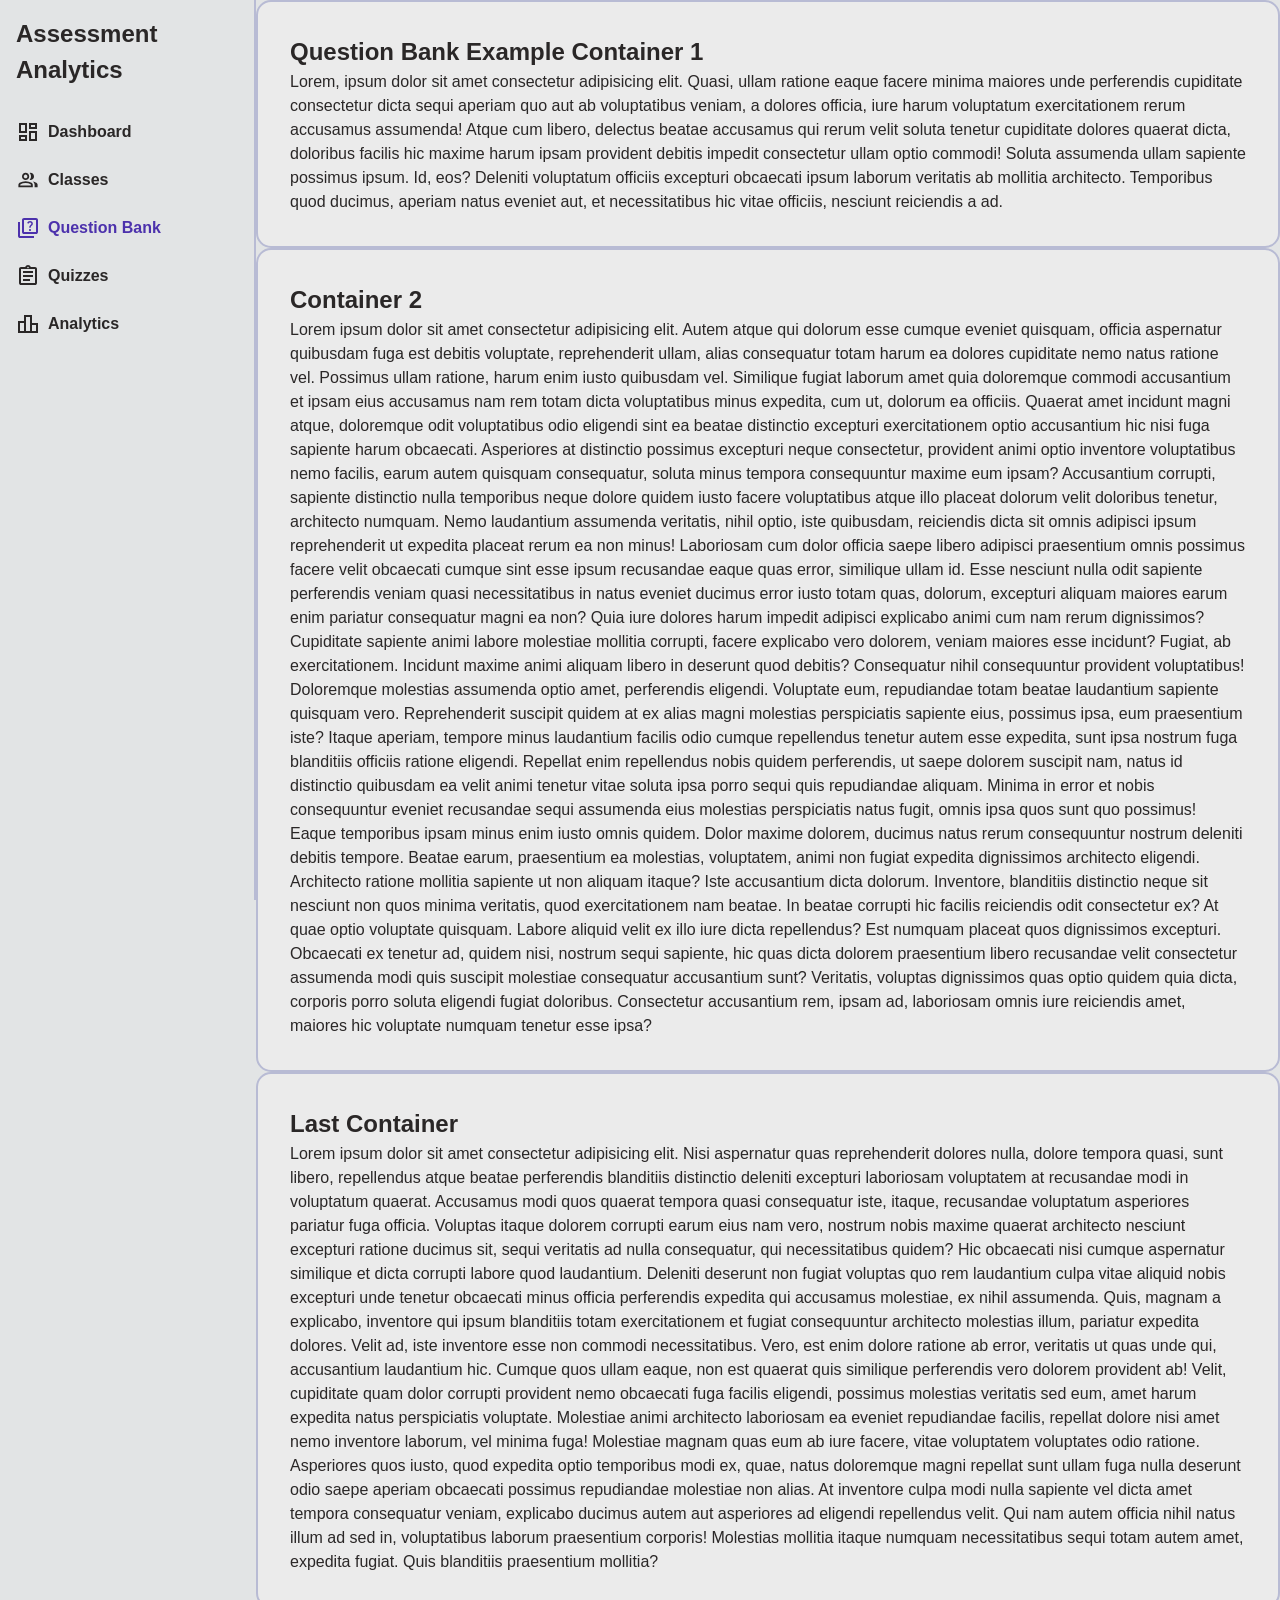
<file: question-bank.html>
<!DOCTYPE html>
<html lang="en">
<head>
    <meta charset="UTF-8">
    <meta name="viewport" content="width=device-width, initial-scale=1.0">
    <title>Assessment Analytics</title>
    <link rel="stylesheet" href="style.css">
</head>
<body>
    <div id="sidebar">
        <h2>Assessment Analytics</h2>
        <ul>
            <li>
                <svg xmlns="http://www.w3.org/2000/svg" height="24px" viewBox="0 -960 960 960" width="24px" fill="#e3e3e3"><path d="M520-600v-240h320v240H520ZM120-440v-400h320v400H120Zm400 320v-400h320v400H520Zm-400 0v-240h320v240H120Zm80-400h160v-240H200v240Zm400 320h160v-240H600v240Zm0-480h160v-80H600v80ZM200-200h160v-80H200v80Zm160-320Zm240-160Zm0 240ZM360-280Z"/></svg>
                <a id="element1" href="index.html">Dashboard</a>
            </li>
            <li>
                <svg xmlns="http://www.w3.org/2000/svg" height="24px" viewBox="0 -960 960 960" width="24px" fill="#e3e3e3"><path d="M96-192v-92q0-25.78 12.5-47.39T143-366q54-32 114.5-49T384-432q66 0 126.5 17T625-366q22 13 34.5 34.61T672-284v92H96Zm648 0v-92q0-42-19.5-78T672-421q39 8 75.5 21.5T817-366q22 13 34.5 34.67Q864-309.65 864-284v92H744ZM282-522q-42-42-42-102t42-102q42-42 102-42t102 42q42 42 42 102t-42 102q-42 42-102 42t-102-42Zm396 0q-42 42-102 42-8 0-15-.5t-15-2.5q25-29 39.5-64.5T600-624q0-41-14.5-76.5T546-765q8-2 15-2.5t15-.5q60 0 102 42t42 102q0 60-42 102ZM168-264h432v-20q0-6.47-3.03-11.76-3.02-5.3-7.97-8.24-47-27-99-41.5T384-360q-54 0-106 14t-99 42q-4.95 2.83-7.98 7.91-3.02 5.09-3.02 12V-264Zm267-309.21q21-21.21 21-51T434.79-675q-21.21-21-51-21T333-674.79q-21 21.21-21 51T333.21-573q21.21 21 51 21T435-573.21ZM384-264Zm0-360Z"/></svg>
                <a id="element2" href="classes.html">Classes</a>
            </li>
            <li class="active">
                <svg xmlns="http://www.w3.org/2000/svg" height="24px" viewBox="0 -960 960 960" width="24px" fill="#e3e3e3"><path d="M589.5-372.5Q602-385 602-402t-12.5-29.5Q577-444 560-444t-29.5 12.5Q518-419 518-402t12.5 29.5Q543-360 560-360t29.5-12.5ZM530-488h60q0-29 6-42.5t28-35.5q30-30 40-48.5t10-43.5q0-45-31.5-73.5T560-760q-41 0-71.5 23T446-676l54 22q9-25 24.5-37.5T560-704q24 0 39 13.5t15 36.5q0 14-8 26.5T578-596q-33 29-40.5 45.5T530-488ZM320-240q-33 0-56.5-23.5T240-320v-480q0-33 23.5-56.5T320-880h480q33 0 56.5 23.5T880-800v480q0 33-23.5 56.5T800-240H320Zm0-80h480v-480H320v480ZM160-80q-33 0-56.5-23.5T80-160v-560h80v560h560v80H160Zm160-720v480-480Z"/></svg>
                <a id="element3" href="question-bank.html">Question Bank</a>
            </li>
            <li>
                <svg xmlns="http://www.w3.org/2000/svg" height="24px" viewBox="0 -960 960 960" width="24px" fill="#e3e3e3"><path d="M200-120q-33 0-56.5-23.5T120-200v-560q0-33 23.5-56.5T200-840h168q13-36 43.5-58t68.5-22q38 0 68.5 22t43.5 58h168q33 0 56.5 23.5T840-760v560q0 33-23.5 56.5T760-120H200Zm0-80h560v-560H200v560Zm80-80h280v-80H280v80Zm0-160h400v-80H280v80Zm0-160h400v-80H280v80Zm221.5-198.5Q510-807 510-820t-8.5-21.5Q493-850 480-850t-21.5 8.5Q450-833 450-820t8.5 21.5Q467-790 480-790t21.5-8.5ZM200-200v-560 560Z"/></svg>
                <a id="element4" href="quizzes.html">Quizzes</a>
            </li>
            <li>
                <svg xmlns="http://www.w3.org/2000/svg" height="24px" viewBox="0 -960 960 960" width="24px" fill="#e3e3e3"><path d="M160-200h160v-320H160v320Zm240 0h160v-560H400v560Zm240 0h160v-240H640v240ZM80-120v-480h240v-240h320v320h240v400H80Z"/></svg>
                <a id="element5" href="analytics.html">Analytics</a>
            </li>
        </ul>
    </div>
    <main>
        <div class="container">
            <h2>Question Bank Example Container 1</h2>
            <p>Lorem, ipsum dolor sit amet consectetur adipisicing elit. Quasi, ullam ratione eaque facere minima maiores unde perferendis cupiditate consectetur dicta sequi aperiam quo aut ab voluptatibus veniam, a dolores officia, iure harum voluptatum exercitationem rerum accusamus assumenda! Atque cum libero, delectus beatae accusamus qui rerum velit soluta tenetur cupiditate dolores quaerat dicta, doloribus facilis hic maxime harum ipsam provident debitis impedit consectetur ullam optio commodi! Soluta assumenda ullam sapiente possimus ipsum. Id, eos? Deleniti voluptatum officiis excepturi obcaecati ipsum laborum veritatis ab mollitia architecto. Temporibus quod ducimus, aperiam natus eveniet aut, et necessitatibus hic vitae officiis, nesciunt reiciendis a ad.</p>
        </div>
        <div class="container">
            <h2>Container 2</h2>
            <p>Lorem ipsum dolor sit amet consectetur adipisicing elit. Autem atque qui dolorum esse cumque eveniet quisquam, officia aspernatur quibusdam fuga est debitis voluptate, reprehenderit ullam, alias consequatur totam harum ea dolores cupiditate nemo natus ratione vel. Possimus ullam ratione, harum enim iusto quibusdam vel. Similique fugiat laborum amet quia doloremque commodi accusantium et ipsam eius accusamus nam rem totam dicta voluptatibus minus expedita, cum ut, dolorum ea officiis. Quaerat amet incidunt magni atque, doloremque odit voluptatibus odio eligendi sint ea beatae distinctio excepturi exercitationem optio accusantium hic nisi fuga sapiente harum obcaecati. Asperiores at distinctio possimus excepturi neque consectetur, provident animi optio inventore voluptatibus nemo facilis, earum autem quisquam consequatur, soluta minus tempora consequuntur maxime eum ipsam? Accusantium corrupti, sapiente distinctio nulla temporibus neque dolore quidem iusto facere voluptatibus atque illo placeat dolorum velit doloribus tenetur, architecto numquam. Nemo laudantium assumenda veritatis, nihil optio, iste quibusdam, reiciendis dicta sit omnis adipisci ipsum reprehenderit ut expedita placeat rerum ea non minus! Laboriosam cum dolor officia saepe libero adipisci praesentium omnis possimus facere velit obcaecati cumque sint esse ipsum recusandae eaque quas error, similique ullam id. Esse nesciunt nulla odit sapiente perferendis veniam quasi necessitatibus in natus eveniet ducimus error iusto totam quas, dolorum, excepturi aliquam maiores earum enim pariatur consequatur magni ea non? Quia iure dolores harum impedit adipisci explicabo animi cum nam rerum dignissimos? Cupiditate sapiente animi labore molestiae mollitia corrupti, facere explicabo vero dolorem, veniam maiores esse incidunt? Fugiat, ab exercitationem. Incidunt maxime animi aliquam libero in deserunt quod debitis? Consequatur nihil consequuntur provident voluptatibus! Doloremque molestias assumenda optio amet, perferendis eligendi. Voluptate eum, repudiandae totam beatae laudantium sapiente quisquam vero. Reprehenderit suscipit quidem at ex alias magni molestias perspiciatis sapiente eius, possimus ipsa, eum praesentium iste? Itaque aperiam, tempore minus laudantium facilis odio cumque repellendus tenetur autem esse expedita, sunt ipsa nostrum fuga blanditiis officiis ratione eligendi. Repellat enim repellendus nobis quidem perferendis, ut saepe dolorem suscipit nam, natus id distinctio quibusdam ea velit animi tenetur vitae soluta ipsa porro sequi quis repudiandae aliquam. Minima in error et nobis consequuntur eveniet recusandae sequi assumenda eius molestias perspiciatis natus fugit, omnis ipsa quos sunt quo possimus! Eaque temporibus ipsam minus enim iusto omnis quidem. Dolor maxime dolorem, ducimus natus rerum consequuntur nostrum deleniti debitis tempore. Beatae earum, praesentium ea molestias, voluptatem, animi non fugiat expedita dignissimos architecto eligendi. Architecto ratione mollitia sapiente ut non aliquam itaque? Iste accusantium dicta dolorum. Inventore, blanditiis distinctio neque sit nesciunt non quos minima veritatis, quod exercitationem nam beatae. In beatae corrupti hic facilis reiciendis odit consectetur ex? At quae optio voluptate quisquam. Labore aliquid velit ex illo iure dicta repellendus? Est numquam placeat quos dignissimos excepturi. Obcaecati ex tenetur ad, quidem nisi, nostrum sequi sapiente, hic quas dicta dolorem praesentium libero recusandae velit consectetur assumenda modi quis suscipit molestiae consequatur accusantium sunt? Veritatis, voluptas dignissimos quas optio quidem quia dicta, corporis porro soluta eligendi fugiat doloribus. Consectetur accusantium rem, ipsam ad, laboriosam omnis iure reiciendis amet, maiores hic voluptate numquam tenetur esse ipsa?</p>
        </div>
        <div class="container">
            <h2>Last Container</h2>
            <p>Lorem ipsum dolor sit amet consectetur adipisicing elit. Nisi aspernatur quas reprehenderit dolores nulla, dolore tempora quasi, sunt libero, repellendus atque beatae perferendis blanditiis distinctio deleniti excepturi laboriosam voluptatem at recusandae modi in voluptatum quaerat. Accusamus modi quos quaerat tempora quasi consequatur iste, itaque, recusandae voluptatum asperiores pariatur fuga officia. Voluptas itaque dolorem corrupti earum eius nam vero, nostrum nobis maxime quaerat architecto nesciunt excepturi ratione ducimus sit, sequi veritatis ad nulla consequatur, qui necessitatibus quidem? Hic obcaecati nisi cumque aspernatur similique et dicta corrupti labore quod laudantium. Deleniti deserunt non fugiat voluptas quo rem laudantium culpa vitae aliquid nobis excepturi unde tenetur obcaecati minus officia perferendis expedita qui accusamus molestiae, ex nihil assumenda. Quis, magnam a explicabo, inventore qui ipsum blanditiis totam exercitationem et fugiat consequuntur architecto molestias illum, pariatur expedita dolores. Velit ad, iste inventore esse non commodi necessitatibus. Vero, est enim dolore ratione ab error, veritatis ut quas unde qui, accusantium laudantium hic. Cumque quos ullam eaque, non est quaerat quis similique perferendis vero dolorem provident ab! Velit, cupiditate quam dolor corrupti provident nemo obcaecati fuga facilis eligendi, possimus molestias veritatis sed eum, amet harum expedita natus perspiciatis voluptate. Molestiae animi architecto laboriosam ea eveniet repudiandae facilis, repellat dolore nisi amet nemo inventore laborum, vel minima fuga! Molestiae magnam quas eum ab iure facere, vitae voluptatem voluptates odio ratione. Asperiores quos iusto, quod expedita optio temporibus modi ex, quae, natus doloremque magni repellat sunt ullam fuga nulla deserunt odio saepe aperiam obcaecati possimus repudiandae molestiae non alias. At inventore culpa modi nulla sapiente vel dicta amet tempora consequatur veniam, explicabo ducimus autem aut asperiores ad eligendi repellendus velit. Qui nam autem officia nihil natus illum ad sed in, voluptatibus laborum praesentium corporis! Molestias mollitia itaque numquam necessitatibus sequi totam autem amet, expedita fugiat. Quis blanditiis praesentium mollitia?</p>
        </div>
    </main>
</body>
</html>
</file>
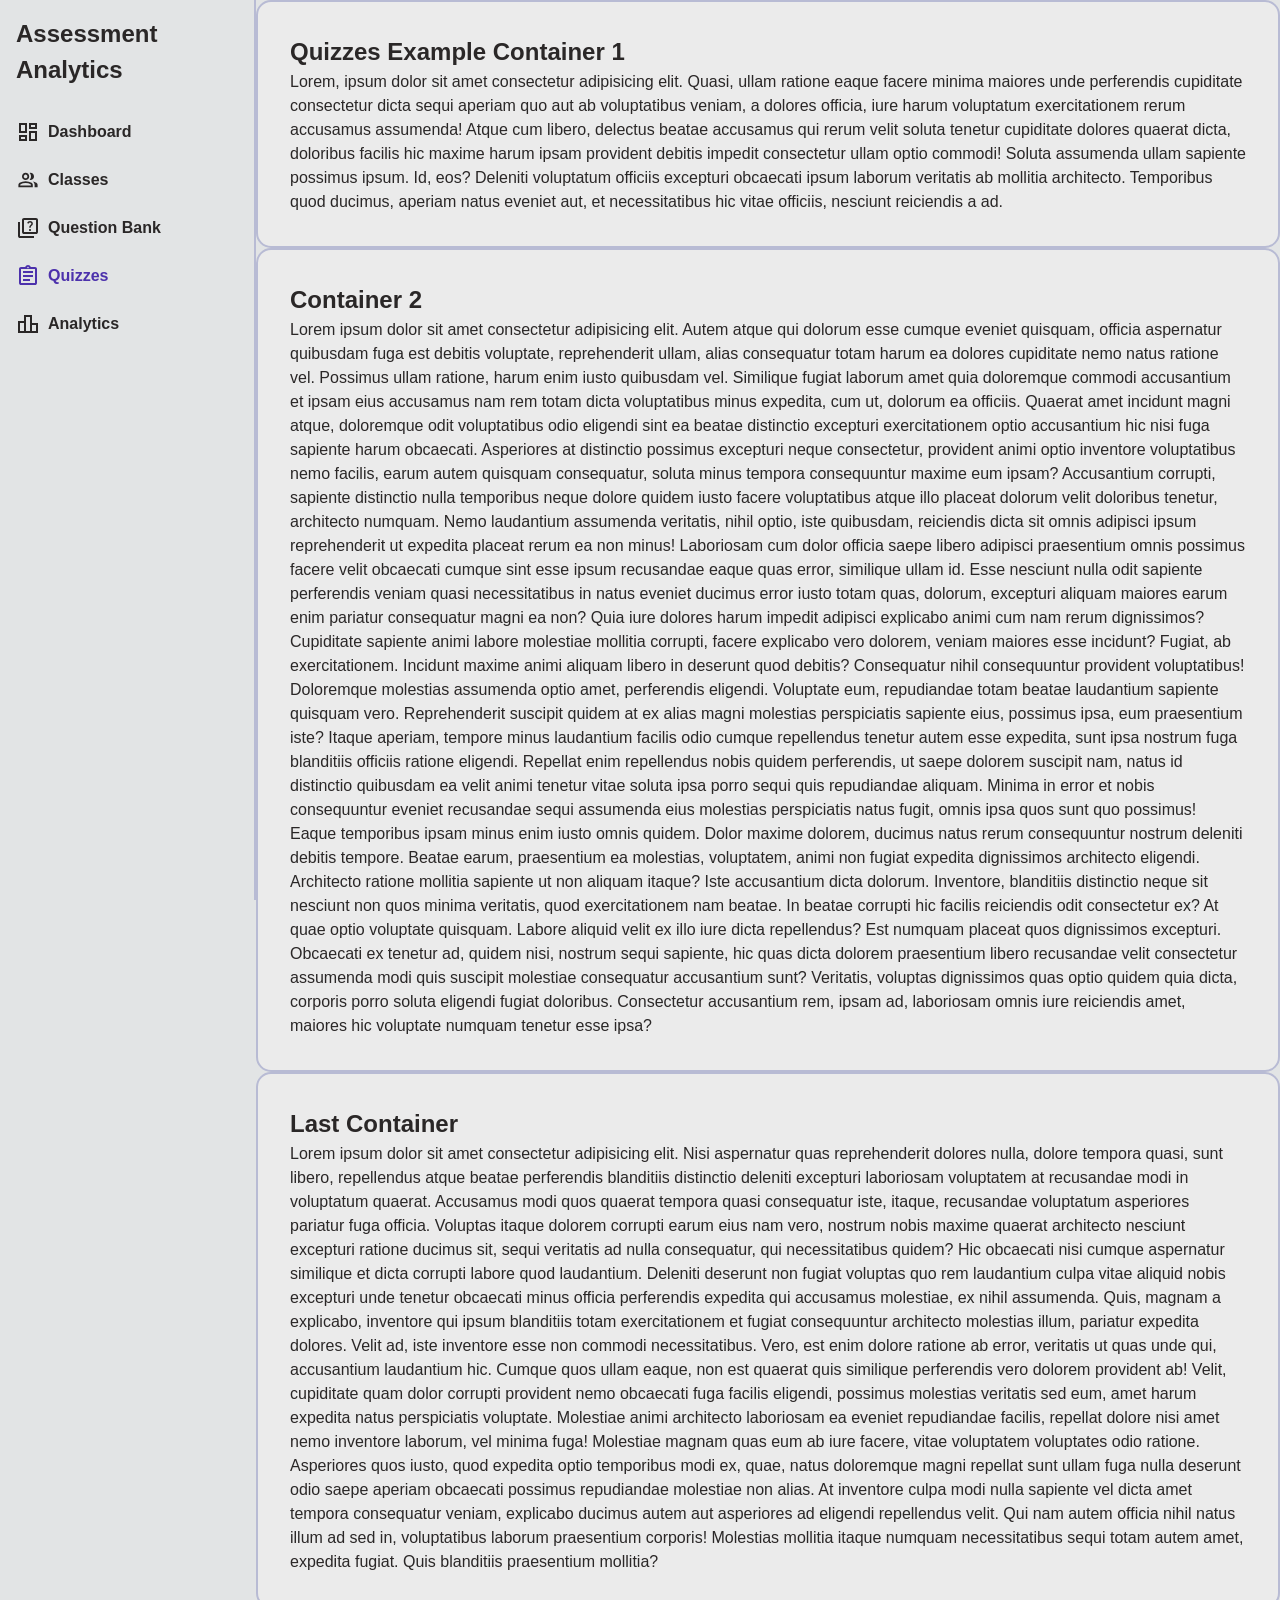
<file: quizzes.html>
<!DOCTYPE html>
<html lang="en">
<head>
    <meta charset="UTF-8">
    <meta name="viewport" content="width=device-width, initial-scale=1.0">
    <title>Assessment Analytics</title>
    <link rel="stylesheet" href="style.css">
</head>
<body>
    <div id="sidebar">
        <h2>Assessment Analytics</h2>
        <ul>
            <li>
                <svg xmlns="http://www.w3.org/2000/svg" height="24px" viewBox="0 -960 960 960" width="24px" fill="#e3e3e3"><path d="M520-600v-240h320v240H520ZM120-440v-400h320v400H120Zm400 320v-400h320v400H520Zm-400 0v-240h320v240H120Zm80-400h160v-240H200v240Zm400 320h160v-240H600v240Zm0-480h160v-80H600v80ZM200-200h160v-80H200v80Zm160-320Zm240-160Zm0 240ZM360-280Z"/></svg>
                <a id="element1" href="index.html">Dashboard</a>
            </li>
            <li>
                <svg xmlns="http://www.w3.org/2000/svg" height="24px" viewBox="0 -960 960 960" width="24px" fill="#e3e3e3"><path d="M96-192v-92q0-25.78 12.5-47.39T143-366q54-32 114.5-49T384-432q66 0 126.5 17T625-366q22 13 34.5 34.61T672-284v92H96Zm648 0v-92q0-42-19.5-78T672-421q39 8 75.5 21.5T817-366q22 13 34.5 34.67Q864-309.65 864-284v92H744ZM282-522q-42-42-42-102t42-102q42-42 102-42t102 42q42 42 42 102t-42 102q-42 42-102 42t-102-42Zm396 0q-42 42-102 42-8 0-15-.5t-15-2.5q25-29 39.5-64.5T600-624q0-41-14.5-76.5T546-765q8-2 15-2.5t15-.5q60 0 102 42t42 102q0 60-42 102ZM168-264h432v-20q0-6.47-3.03-11.76-3.02-5.3-7.97-8.24-47-27-99-41.5T384-360q-54 0-106 14t-99 42q-4.95 2.83-7.98 7.91-3.02 5.09-3.02 12V-264Zm267-309.21q21-21.21 21-51T434.79-675q-21.21-21-51-21T333-674.79q-21 21.21-21 51T333.21-573q21.21 21 51 21T435-573.21ZM384-264Zm0-360Z"/></svg>
                <a id="element2" href="classes.html">Classes</a>
            </li>
            <li>
                <svg xmlns="http://www.w3.org/2000/svg" height="24px" viewBox="0 -960 960 960" width="24px" fill="#e3e3e3"><path d="M589.5-372.5Q602-385 602-402t-12.5-29.5Q577-444 560-444t-29.5 12.5Q518-419 518-402t12.5 29.5Q543-360 560-360t29.5-12.5ZM530-488h60q0-29 6-42.5t28-35.5q30-30 40-48.5t10-43.5q0-45-31.5-73.5T560-760q-41 0-71.5 23T446-676l54 22q9-25 24.5-37.5T560-704q24 0 39 13.5t15 36.5q0 14-8 26.5T578-596q-33 29-40.5 45.5T530-488ZM320-240q-33 0-56.5-23.5T240-320v-480q0-33 23.5-56.5T320-880h480q33 0 56.5 23.5T880-800v480q0 33-23.5 56.5T800-240H320Zm0-80h480v-480H320v480ZM160-80q-33 0-56.5-23.5T80-160v-560h80v560h560v80H160Zm160-720v480-480Z"/></svg>
                <a id="element3" href="question-bank.html">Question Bank</a>
            </li>
            <li class="active">
                <svg xmlns="http://www.w3.org/2000/svg" height="24px" viewBox="0 -960 960 960" width="24px" fill="#e3e3e3"><path d="M200-120q-33 0-56.5-23.5T120-200v-560q0-33 23.5-56.5T200-840h168q13-36 43.5-58t68.5-22q38 0 68.5 22t43.5 58h168q33 0 56.5 23.5T840-760v560q0 33-23.5 56.5T760-120H200Zm0-80h560v-560H200v560Zm80-80h280v-80H280v80Zm0-160h400v-80H280v80Zm0-160h400v-80H280v80Zm221.5-198.5Q510-807 510-820t-8.5-21.5Q493-850 480-850t-21.5 8.5Q450-833 450-820t8.5 21.5Q467-790 480-790t21.5-8.5ZM200-200v-560 560Z"/></svg>
                <a id="element4" href="quizzes.html">Quizzes</a>
            </li>
            <li>
                <svg xmlns="http://www.w3.org/2000/svg" height="24px" viewBox="0 -960 960 960" width="24px" fill="#e3e3e3"><path d="M160-200h160v-320H160v320Zm240 0h160v-560H400v560Zm240 0h160v-240H640v240ZM80-120v-480h240v-240h320v320h240v400H80Z"/></svg>
                <a id="element5" href="analytics.html">Analytics</a>
            </li>
        </ul>
    </div>
    <main>
        <div class="container">
            <h2>Quizzes Example Container 1</h2>
            <p>Lorem, ipsum dolor sit amet consectetur adipisicing elit. Quasi, ullam ratione eaque facere minima maiores unde perferendis cupiditate consectetur dicta sequi aperiam quo aut ab voluptatibus veniam, a dolores officia, iure harum voluptatum exercitationem rerum accusamus assumenda! Atque cum libero, delectus beatae accusamus qui rerum velit soluta tenetur cupiditate dolores quaerat dicta, doloribus facilis hic maxime harum ipsam provident debitis impedit consectetur ullam optio commodi! Soluta assumenda ullam sapiente possimus ipsum. Id, eos? Deleniti voluptatum officiis excepturi obcaecati ipsum laborum veritatis ab mollitia architecto. Temporibus quod ducimus, aperiam natus eveniet aut, et necessitatibus hic vitae officiis, nesciunt reiciendis a ad.</p>
        </div>
        <div class="container">
            <h2>Container 2</h2>
            <p>Lorem ipsum dolor sit amet consectetur adipisicing elit. Autem atque qui dolorum esse cumque eveniet quisquam, officia aspernatur quibusdam fuga est debitis voluptate, reprehenderit ullam, alias consequatur totam harum ea dolores cupiditate nemo natus ratione vel. Possimus ullam ratione, harum enim iusto quibusdam vel. Similique fugiat laborum amet quia doloremque commodi accusantium et ipsam eius accusamus nam rem totam dicta voluptatibus minus expedita, cum ut, dolorum ea officiis. Quaerat amet incidunt magni atque, doloremque odit voluptatibus odio eligendi sint ea beatae distinctio excepturi exercitationem optio accusantium hic nisi fuga sapiente harum obcaecati. Asperiores at distinctio possimus excepturi neque consectetur, provident animi optio inventore voluptatibus nemo facilis, earum autem quisquam consequatur, soluta minus tempora consequuntur maxime eum ipsam? Accusantium corrupti, sapiente distinctio nulla temporibus neque dolore quidem iusto facere voluptatibus atque illo placeat dolorum velit doloribus tenetur, architecto numquam. Nemo laudantium assumenda veritatis, nihil optio, iste quibusdam, reiciendis dicta sit omnis adipisci ipsum reprehenderit ut expedita placeat rerum ea non minus! Laboriosam cum dolor officia saepe libero adipisci praesentium omnis possimus facere velit obcaecati cumque sint esse ipsum recusandae eaque quas error, similique ullam id. Esse nesciunt nulla odit sapiente perferendis veniam quasi necessitatibus in natus eveniet ducimus error iusto totam quas, dolorum, excepturi aliquam maiores earum enim pariatur consequatur magni ea non? Quia iure dolores harum impedit adipisci explicabo animi cum nam rerum dignissimos? Cupiditate sapiente animi labore molestiae mollitia corrupti, facere explicabo vero dolorem, veniam maiores esse incidunt? Fugiat, ab exercitationem. Incidunt maxime animi aliquam libero in deserunt quod debitis? Consequatur nihil consequuntur provident voluptatibus! Doloremque molestias assumenda optio amet, perferendis eligendi. Voluptate eum, repudiandae totam beatae laudantium sapiente quisquam vero. Reprehenderit suscipit quidem at ex alias magni molestias perspiciatis sapiente eius, possimus ipsa, eum praesentium iste? Itaque aperiam, tempore minus laudantium facilis odio cumque repellendus tenetur autem esse expedita, sunt ipsa nostrum fuga blanditiis officiis ratione eligendi. Repellat enim repellendus nobis quidem perferendis, ut saepe dolorem suscipit nam, natus id distinctio quibusdam ea velit animi tenetur vitae soluta ipsa porro sequi quis repudiandae aliquam. Minima in error et nobis consequuntur eveniet recusandae sequi assumenda eius molestias perspiciatis natus fugit, omnis ipsa quos sunt quo possimus! Eaque temporibus ipsam minus enim iusto omnis quidem. Dolor maxime dolorem, ducimus natus rerum consequuntur nostrum deleniti debitis tempore. Beatae earum, praesentium ea molestias, voluptatem, animi non fugiat expedita dignissimos architecto eligendi. Architecto ratione mollitia sapiente ut non aliquam itaque? Iste accusantium dicta dolorum. Inventore, blanditiis distinctio neque sit nesciunt non quos minima veritatis, quod exercitationem nam beatae. In beatae corrupti hic facilis reiciendis odit consectetur ex? At quae optio voluptate quisquam. Labore aliquid velit ex illo iure dicta repellendus? Est numquam placeat quos dignissimos excepturi. Obcaecati ex tenetur ad, quidem nisi, nostrum sequi sapiente, hic quas dicta dolorem praesentium libero recusandae velit consectetur assumenda modi quis suscipit molestiae consequatur accusantium sunt? Veritatis, voluptas dignissimos quas optio quidem quia dicta, corporis porro soluta eligendi fugiat doloribus. Consectetur accusantium rem, ipsam ad, laboriosam omnis iure reiciendis amet, maiores hic voluptate numquam tenetur esse ipsa?</p>
        </div>
        <div class="container">
            <h2>Last Container</h2>
            <p>Lorem ipsum dolor sit amet consectetur adipisicing elit. Nisi aspernatur quas reprehenderit dolores nulla, dolore tempora quasi, sunt libero, repellendus atque beatae perferendis blanditiis distinctio deleniti excepturi laboriosam voluptatem at recusandae modi in voluptatum quaerat. Accusamus modi quos quaerat tempora quasi consequatur iste, itaque, recusandae voluptatum asperiores pariatur fuga officia. Voluptas itaque dolorem corrupti earum eius nam vero, nostrum nobis maxime quaerat architecto nesciunt excepturi ratione ducimus sit, sequi veritatis ad nulla consequatur, qui necessitatibus quidem? Hic obcaecati nisi cumque aspernatur similique et dicta corrupti labore quod laudantium. Deleniti deserunt non fugiat voluptas quo rem laudantium culpa vitae aliquid nobis excepturi unde tenetur obcaecati minus officia perferendis expedita qui accusamus molestiae, ex nihil assumenda. Quis, magnam a explicabo, inventore qui ipsum blanditiis totam exercitationem et fugiat consequuntur architecto molestias illum, pariatur expedita dolores. Velit ad, iste inventore esse non commodi necessitatibus. Vero, est enim dolore ratione ab error, veritatis ut quas unde qui, accusantium laudantium hic. Cumque quos ullam eaque, non est quaerat quis similique perferendis vero dolorem provident ab! Velit, cupiditate quam dolor corrupti provident nemo obcaecati fuga facilis eligendi, possimus molestias veritatis sed eum, amet harum expedita natus perspiciatis voluptate. Molestiae animi architecto laboriosam ea eveniet repudiandae facilis, repellat dolore nisi amet nemo inventore laborum, vel minima fuga! Molestiae magnam quas eum ab iure facere, vitae voluptatem voluptates odio ratione. Asperiores quos iusto, quod expedita optio temporibus modi ex, quae, natus doloremque magni repellat sunt ullam fuga nulla deserunt odio saepe aperiam obcaecati possimus repudiandae molestiae non alias. At inventore culpa modi nulla sapiente vel dicta amet tempora consequatur veniam, explicabo ducimus autem aut asperiores ad eligendi repellendus velit. Qui nam autem officia nihil natus illum ad sed in, voluptatibus laborum praesentium corporis! Molestias mollitia itaque numquam necessitatibus sequi totam autem amet, expedita fugiat. Quis blanditiis praesentium mollitia?</p>
        </div>
    </main>
</body>
</html>
</file>
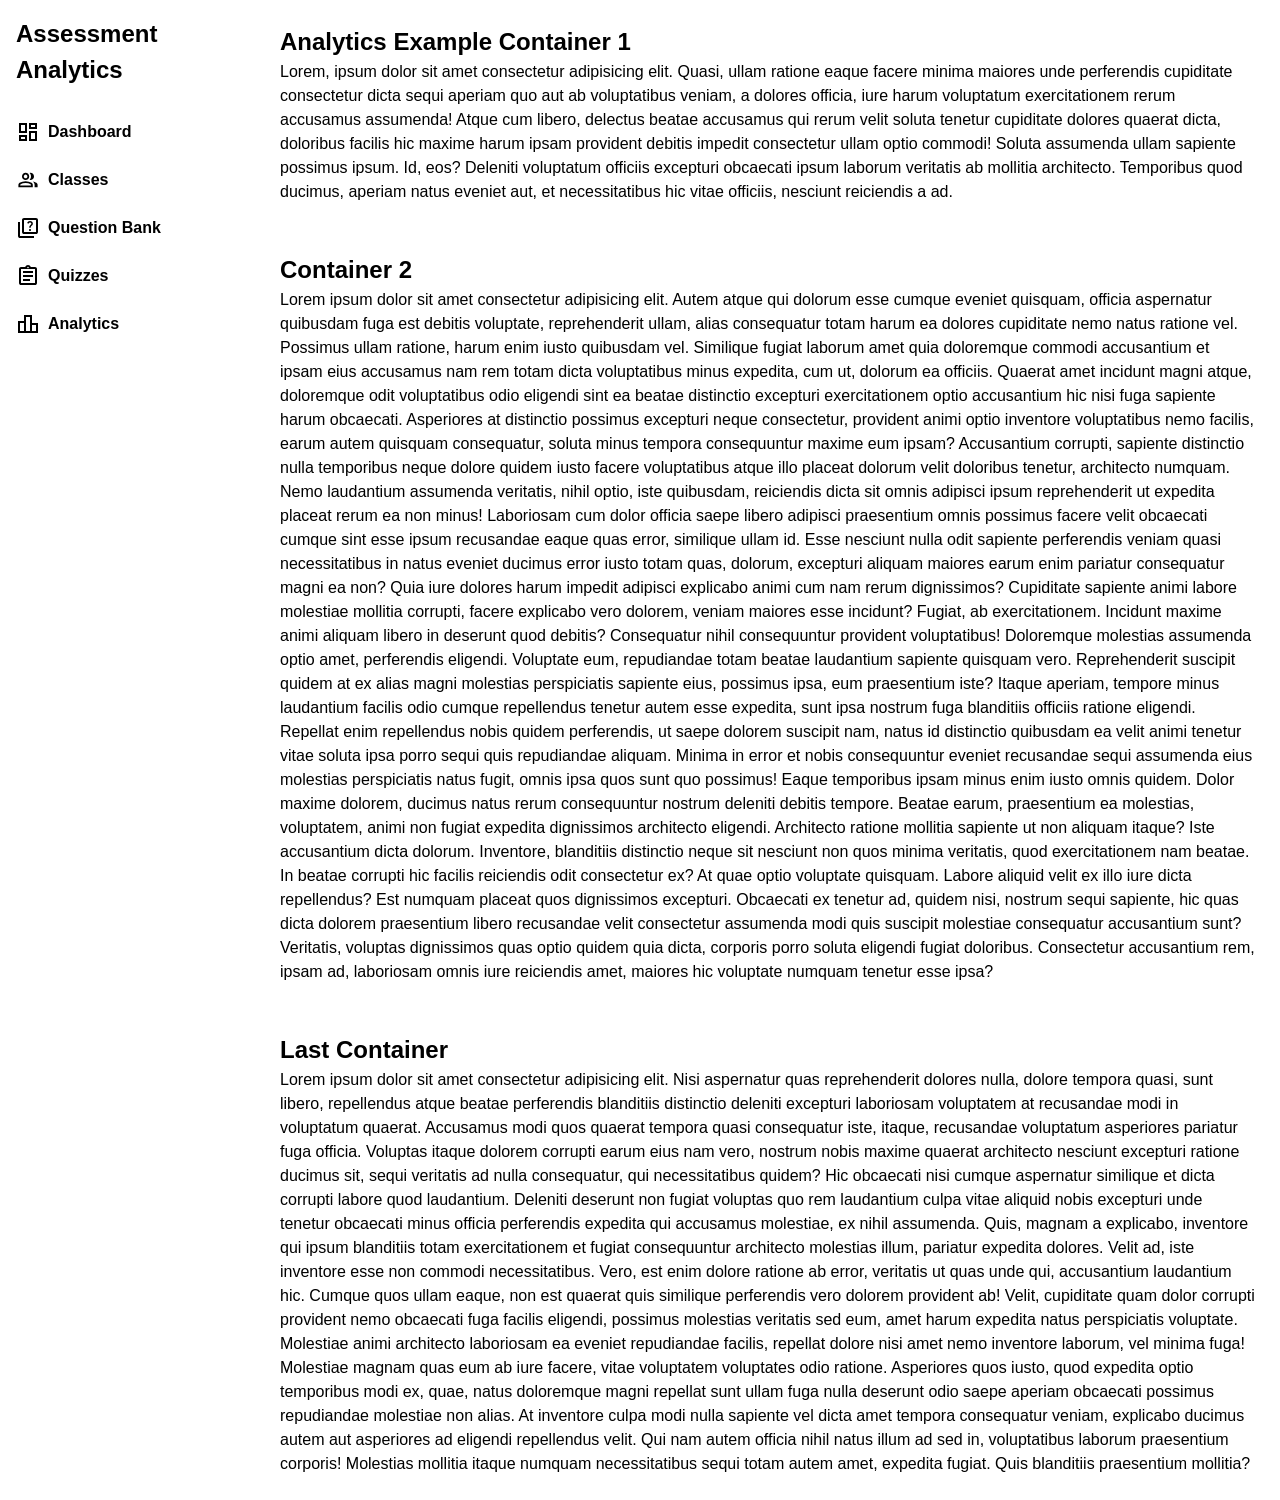
<file: html/analytics.html>
<!DOCTYPE html>
<html lang="en">
<head>
    <meta charset="UTF-8">
    <meta name="viewport" content="width=device-width, initial-scale=1.0">
    <title>Assessment Analytics</title>
    <link rel="stylesheet" href="/css/style.css">
</head>
<body>
    <div id="sidebar">
        <h2>Assessment Analytics</h2>
        <ul>
            <li>
                <svg xmlns="http://www.w3.org/2000/svg" height="24px" viewBox="0 -960 960 960" width="24px" fill="#e3e3e3"><path d="M520-600v-240h320v240H520ZM120-440v-400h320v400H120Zm400 320v-400h320v400H520Zm-400 0v-240h320v240H120Zm80-400h160v-240H200v240Zm400 320h160v-240H600v240Zm0-480h160v-80H600v80ZM200-200h160v-80H200v80Zm160-320Zm240-160Zm0 240ZM360-280Z"/></svg>
                <a id="element1" href="index.html">Dashboard</a>
            </li>
            <li>
                <svg xmlns="http://www.w3.org/2000/svg" height="24px" viewBox="0 -960 960 960" width="24px" fill="#e3e3e3"><path d="M96-192v-92q0-25.78 12.5-47.39T143-366q54-32 114.5-49T384-432q66 0 126.5 17T625-366q22 13 34.5 34.61T672-284v92H96Zm648 0v-92q0-42-19.5-78T672-421q39 8 75.5 21.5T817-366q22 13 34.5 34.67Q864-309.65 864-284v92H744ZM282-522q-42-42-42-102t42-102q42-42 102-42t102 42q42 42 42 102t-42 102q-42 42-102 42t-102-42Zm396 0q-42 42-102 42-8 0-15-.5t-15-2.5q25-29 39.5-64.5T600-624q0-41-14.5-76.5T546-765q8-2 15-2.5t15-.5q60 0 102 42t42 102q0 60-42 102ZM168-264h432v-20q0-6.47-3.03-11.76-3.02-5.3-7.97-8.24-47-27-99-41.5T384-360q-54 0-106 14t-99 42q-4.95 2.83-7.98 7.91-3.02 5.09-3.02 12V-264Zm267-309.21q21-21.21 21-51T434.79-675q-21.21-21-51-21T333-674.79q-21 21.21-21 51T333.21-573q21.21 21 51 21T435-573.21ZM384-264Zm0-360Z"/></svg>
                <a id="element2" href="classes.html">Classes</a>
            </li>
            <li>
                <svg xmlns="http://www.w3.org/2000/svg" height="24px" viewBox="0 -960 960 960" width="24px" fill="#e3e3e3"><path d="M589.5-372.5Q602-385 602-402t-12.5-29.5Q577-444 560-444t-29.5 12.5Q518-419 518-402t12.5 29.5Q543-360 560-360t29.5-12.5ZM530-488h60q0-29 6-42.5t28-35.5q30-30 40-48.5t10-43.5q0-45-31.5-73.5T560-760q-41 0-71.5 23T446-676l54 22q9-25 24.5-37.5T560-704q24 0 39 13.5t15 36.5q0 14-8 26.5T578-596q-33 29-40.5 45.5T530-488ZM320-240q-33 0-56.5-23.5T240-320v-480q0-33 23.5-56.5T320-880h480q33 0 56.5 23.5T880-800v480q0 33-23.5 56.5T800-240H320Zm0-80h480v-480H320v480ZM160-80q-33 0-56.5-23.5T80-160v-560h80v560h560v80H160Zm160-720v480-480Z"/></svg>
                <a id="element3" href="question-bank.html">Question Bank</a>
            </li>
            <li>
                <svg xmlns="http://www.w3.org/2000/svg" height="24px" viewBox="0 -960 960 960" width="24px" fill="#e3e3e3"><path d="M200-120q-33 0-56.5-23.5T120-200v-560q0-33 23.5-56.5T200-840h168q13-36 43.5-58t68.5-22q38 0 68.5 22t43.5 58h168q33 0 56.5 23.5T840-760v560q0 33-23.5 56.5T760-120H200Zm0-80h560v-560H200v560Zm80-80h280v-80H280v80Zm0-160h400v-80H280v80Zm0-160h400v-80H280v80Zm221.5-198.5Q510-807 510-820t-8.5-21.5Q493-850 480-850t-21.5 8.5Q450-833 450-820t8.5 21.5Q467-790 480-790t21.5-8.5ZM200-200v-560 560Z"/></svg>
                <a id="element4" href="quizzes.html">Quizzes</a>
            </li>
            <li class="active">
                <svg xmlns="http://www.w3.org/2000/svg" height="24px" viewBox="0 -960 960 960" width="24px" fill="#e3e3e3"><path d="M160-200h160v-320H160v320Zm240 0h160v-560H400v560Zm240 0h160v-240H640v240ZM80-120v-480h240v-240h320v320h240v400H80Z"/></svg>
                <a id="element5" href="analytics.html">Analytics</a>
            </li>
        </ul>
    </div>
    <main>
        <div class="container">
            <h2>Analytics Example Container 1</h2>
            <p>Lorem, ipsum dolor sit amet consectetur adipisicing elit. Quasi, ullam ratione eaque facere minima maiores unde perferendis cupiditate consectetur dicta sequi aperiam quo aut ab voluptatibus veniam, a dolores officia, iure harum voluptatum exercitationem rerum accusamus assumenda! Atque cum libero, delectus beatae accusamus qui rerum velit soluta tenetur cupiditate dolores quaerat dicta, doloribus facilis hic maxime harum ipsam provident debitis impedit consectetur ullam optio commodi! Soluta assumenda ullam sapiente possimus ipsum. Id, eos? Deleniti voluptatum officiis excepturi obcaecati ipsum laborum veritatis ab mollitia architecto. Temporibus quod ducimus, aperiam natus eveniet aut, et necessitatibus hic vitae officiis, nesciunt reiciendis a ad.</p>
        </div>
        <div class="container">
            <h2>Container 2</h2>
            <p>Lorem ipsum dolor sit amet consectetur adipisicing elit. Autem atque qui dolorum esse cumque eveniet quisquam, officia aspernatur quibusdam fuga est debitis voluptate, reprehenderit ullam, alias consequatur totam harum ea dolores cupiditate nemo natus ratione vel. Possimus ullam ratione, harum enim iusto quibusdam vel. Similique fugiat laborum amet quia doloremque commodi accusantium et ipsam eius accusamus nam rem totam dicta voluptatibus minus expedita, cum ut, dolorum ea officiis. Quaerat amet incidunt magni atque, doloremque odit voluptatibus odio eligendi sint ea beatae distinctio excepturi exercitationem optio accusantium hic nisi fuga sapiente harum obcaecati. Asperiores at distinctio possimus excepturi neque consectetur, provident animi optio inventore voluptatibus nemo facilis, earum autem quisquam consequatur, soluta minus tempora consequuntur maxime eum ipsam? Accusantium corrupti, sapiente distinctio nulla temporibus neque dolore quidem iusto facere voluptatibus atque illo placeat dolorum velit doloribus tenetur, architecto numquam. Nemo laudantium assumenda veritatis, nihil optio, iste quibusdam, reiciendis dicta sit omnis adipisci ipsum reprehenderit ut expedita placeat rerum ea non minus! Laboriosam cum dolor officia saepe libero adipisci praesentium omnis possimus facere velit obcaecati cumque sint esse ipsum recusandae eaque quas error, similique ullam id. Esse nesciunt nulla odit sapiente perferendis veniam quasi necessitatibus in natus eveniet ducimus error iusto totam quas, dolorum, excepturi aliquam maiores earum enim pariatur consequatur magni ea non? Quia iure dolores harum impedit adipisci explicabo animi cum nam rerum dignissimos? Cupiditate sapiente animi labore molestiae mollitia corrupti, facere explicabo vero dolorem, veniam maiores esse incidunt? Fugiat, ab exercitationem. Incidunt maxime animi aliquam libero in deserunt quod debitis? Consequatur nihil consequuntur provident voluptatibus! Doloremque molestias assumenda optio amet, perferendis eligendi. Voluptate eum, repudiandae totam beatae laudantium sapiente quisquam vero. Reprehenderit suscipit quidem at ex alias magni molestias perspiciatis sapiente eius, possimus ipsa, eum praesentium iste? Itaque aperiam, tempore minus laudantium facilis odio cumque repellendus tenetur autem esse expedita, sunt ipsa nostrum fuga blanditiis officiis ratione eligendi. Repellat enim repellendus nobis quidem perferendis, ut saepe dolorem suscipit nam, natus id distinctio quibusdam ea velit animi tenetur vitae soluta ipsa porro sequi quis repudiandae aliquam. Minima in error et nobis consequuntur eveniet recusandae sequi assumenda eius molestias perspiciatis natus fugit, omnis ipsa quos sunt quo possimus! Eaque temporibus ipsam minus enim iusto omnis quidem. Dolor maxime dolorem, ducimus natus rerum consequuntur nostrum deleniti debitis tempore. Beatae earum, praesentium ea molestias, voluptatem, animi non fugiat expedita dignissimos architecto eligendi. Architecto ratione mollitia sapiente ut non aliquam itaque? Iste accusantium dicta dolorum. Inventore, blanditiis distinctio neque sit nesciunt non quos minima veritatis, quod exercitationem nam beatae. In beatae corrupti hic facilis reiciendis odit consectetur ex? At quae optio voluptate quisquam. Labore aliquid velit ex illo iure dicta repellendus? Est numquam placeat quos dignissimos excepturi. Obcaecati ex tenetur ad, quidem nisi, nostrum sequi sapiente, hic quas dicta dolorem praesentium libero recusandae velit consectetur assumenda modi quis suscipit molestiae consequatur accusantium sunt? Veritatis, voluptas dignissimos quas optio quidem quia dicta, corporis porro soluta eligendi fugiat doloribus. Consectetur accusantium rem, ipsam ad, laboriosam omnis iure reiciendis amet, maiores hic voluptate numquam tenetur esse ipsa?</p>
        </div>
        <div class="container">
            <h2>Last Container</h2>
            <p>Lorem ipsum dolor sit amet consectetur adipisicing elit. Nisi aspernatur quas reprehenderit dolores nulla, dolore tempora quasi, sunt libero, repellendus atque beatae perferendis blanditiis distinctio deleniti excepturi laboriosam voluptatem at recusandae modi in voluptatum quaerat. Accusamus modi quos quaerat tempora quasi consequatur iste, itaque, recusandae voluptatum asperiores pariatur fuga officia. Voluptas itaque dolorem corrupti earum eius nam vero, nostrum nobis maxime quaerat architecto nesciunt excepturi ratione ducimus sit, sequi veritatis ad nulla consequatur, qui necessitatibus quidem? Hic obcaecati nisi cumque aspernatur similique et dicta corrupti labore quod laudantium. Deleniti deserunt non fugiat voluptas quo rem laudantium culpa vitae aliquid nobis excepturi unde tenetur obcaecati minus officia perferendis expedita qui accusamus molestiae, ex nihil assumenda. Quis, magnam a explicabo, inventore qui ipsum blanditiis totam exercitationem et fugiat consequuntur architecto molestias illum, pariatur expedita dolores. Velit ad, iste inventore esse non commodi necessitatibus. Vero, est enim dolore ratione ab error, veritatis ut quas unde qui, accusantium laudantium hic. Cumque quos ullam eaque, non est quaerat quis similique perferendis vero dolorem provident ab! Velit, cupiditate quam dolor corrupti provident nemo obcaecati fuga facilis eligendi, possimus molestias veritatis sed eum, amet harum expedita natus perspiciatis voluptate. Molestiae animi architecto laboriosam ea eveniet repudiandae facilis, repellat dolore nisi amet nemo inventore laborum, vel minima fuga! Molestiae magnam quas eum ab iure facere, vitae voluptatem voluptates odio ratione. Asperiores quos iusto, quod expedita optio temporibus modi ex, quae, natus doloremque magni repellat sunt ullam fuga nulla deserunt odio saepe aperiam obcaecati possimus repudiandae molestiae non alias. At inventore culpa modi nulla sapiente vel dicta amet tempora consequatur veniam, explicabo ducimus autem aut asperiores ad eligendi repellendus velit. Qui nam autem officia nihil natus illum ad sed in, voluptatibus laborum praesentium corporis! Molestias mollitia itaque numquam necessitatibus sequi totam autem amet, expedita fugiat. Quis blanditiis praesentium mollitia?</p>
        </div>
    </main>
</body>
</html>
</file>
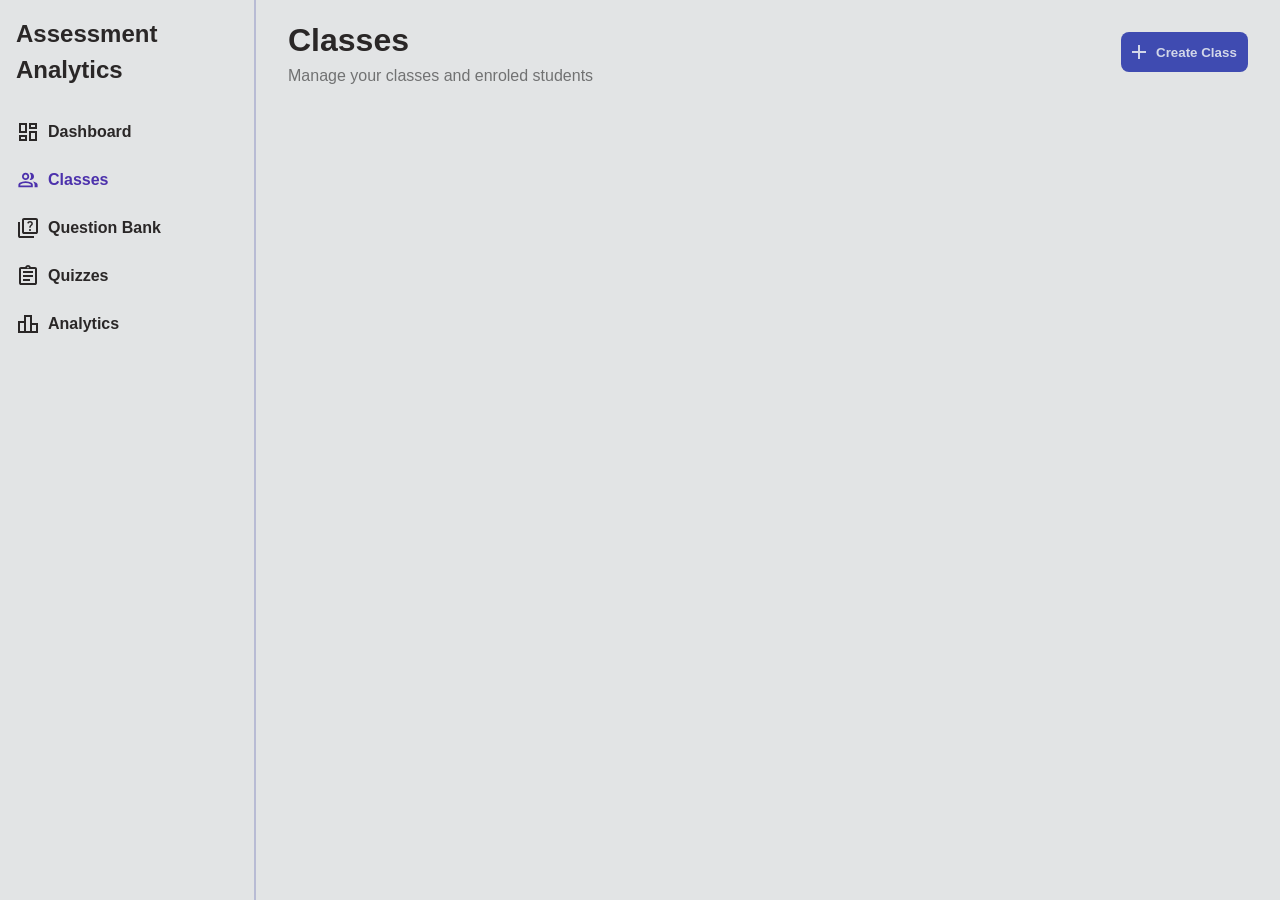
<file: html/classes.html>
<!DOCTYPE html>
<html lang="en">
<head>
    <meta charset="UTF-8">
    <meta name="viewport" content="width=device-width, initial-scale=1.0">
    <title>Assessment Analytics</title>
    <link rel="stylesheet" href="/css/constants.css">
    <link rel="stylesheet" href="/css/style.css">
    <link rel="stylesheet" href="/css/classes.css">
    <script src="/js/script.js" defer></script>
</head>
<body>
    <div id="sidebar">
        <h2>Assessment Analytics</h2>
        <ul>
            <li>
                <svg xmlns="http://www.w3.org/2000/svg" height="24px" viewBox="0 -960 960 960" width="24px" fill="#e3e3e3"><path d="M520-600v-240h320v240H520ZM120-440v-400h320v400H120Zm400 320v-400h320v400H520Zm-400 0v-240h320v240H120Zm80-400h160v-240H200v240Zm400 320h160v-240H600v240Zm0-480h160v-80H600v80ZM200-200h160v-80H200v80Zm160-320Zm240-160Zm0 240ZM360-280Z"/></svg>
                <a id="element1" href="index.html">Dashboard</a>
            </li>
            <li class="active">
                <svg xmlns="http://www.w3.org/2000/svg" height="24px" viewBox="0 -960 960 960" width="24px" fill="#e3e3e3"><path d="M96-192v-92q0-25.78 12.5-47.39T143-366q54-32 114.5-49T384-432q66 0 126.5 17T625-366q22 13 34.5 34.61T672-284v92H96Zm648 0v-92q0-42-19.5-78T672-421q39 8 75.5 21.5T817-366q22 13 34.5 34.67Q864-309.65 864-284v92H744ZM282-522q-42-42-42-102t42-102q42-42 102-42t102 42q42 42 42 102t-42 102q-42 42-102 42t-102-42Zm396 0q-42 42-102 42-8 0-15-.5t-15-2.5q25-29 39.5-64.5T600-624q0-41-14.5-76.5T546-765q8-2 15-2.5t15-.5q60 0 102 42t42 102q0 60-42 102ZM168-264h432v-20q0-6.47-3.03-11.76-3.02-5.3-7.97-8.24-47-27-99-41.5T384-360q-54 0-106 14t-99 42q-4.95 2.83-7.98 7.91-3.02 5.09-3.02 12V-264Zm267-309.21q21-21.21 21-51T434.79-675q-21.21-21-51-21T333-674.79q-21 21.21-21 51T333.21-573q21.21 21 51 21T435-573.21ZM384-264Zm0-360Z"/></svg>
                <a id="element2" href="classes.html">Classes</a>
            </li>
            <li>
                <svg xmlns="http://www.w3.org/2000/svg" height="24px" viewBox="0 -960 960 960" width="24px" fill="#e3e3e3"><path d="M589.5-372.5Q602-385 602-402t-12.5-29.5Q577-444 560-444t-29.5 12.5Q518-419 518-402t12.5 29.5Q543-360 560-360t29.5-12.5ZM530-488h60q0-29 6-42.5t28-35.5q30-30 40-48.5t10-43.5q0-45-31.5-73.5T560-760q-41 0-71.5 23T446-676l54 22q9-25 24.5-37.5T560-704q24 0 39 13.5t15 36.5q0 14-8 26.5T578-596q-33 29-40.5 45.5T530-488ZM320-240q-33 0-56.5-23.5T240-320v-480q0-33 23.5-56.5T320-880h480q33 0 56.5 23.5T880-800v480q0 33-23.5 56.5T800-240H320Zm0-80h480v-480H320v480ZM160-80q-33 0-56.5-23.5T80-160v-560h80v560h560v80H160Zm160-720v480-480Z"/></svg>
                <a id="element3" href="question-bank.html">Question Bank</a>
            </li>
            <li>
                <svg xmlns="http://www.w3.org/2000/svg" height="24px" viewBox="0 -960 960 960" width="24px" fill="#e3e3e3"><path d="M200-120q-33 0-56.5-23.5T120-200v-560q0-33 23.5-56.5T200-840h168q13-36 43.5-58t68.5-22q38 0 68.5 22t43.5 58h168q33 0 56.5 23.5T840-760v560q0 33-23.5 56.5T760-120H200Zm0-80h560v-560H200v560Zm80-80h280v-80H280v80Zm0-160h400v-80H280v80Zm0-160h400v-80H280v80Zm221.5-198.5Q510-807 510-820t-8.5-21.5Q493-850 480-850t-21.5 8.5Q450-833 450-820t8.5 21.5Q467-790 480-790t21.5-8.5ZM200-200v-560 560Z"/></svg>
                <a id="element4" href="quizzes.html">Quizzes</a>
            </li>
            <li>
                <svg xmlns="http://www.w3.org/2000/svg" height="24px" viewBox="0 -960 960 960" width="24px" fill="#e3e3e3"><path d="M160-200h160v-320H160v320Zm240 0h160v-560H400v560Zm240 0h160v-240H640v240ZM80-120v-480h240v-240h320v320h240v400H80Z"/></svg>
                <a id="element5" href="analytics.html">Analytics</a>
            </li>
        </ul>
    </div>
    <main>
        <div class="info-with-button">
            <div class="info">
                <h1>Classes</h1>
                <p class="grey">Manage your classes and enroled students</p>
            </div>
            <button class="purple-button" id="classes-open-popup" type="button">
                <svg xmlns="http://www.w3.org/2000/svg" height="24px" viewBox="0 -960 960 960" width="24px" fill="#000000"><path d="M440-440H200v-80h240v-240h80v240h240v80H520v240h-80v-240Z"/></svg>
                <p>Create Class</p>
            </button>
        </div>
        <div class="popup-container" id="classes-popup-container">
            <div class="popup">
                <h3>Create New Class</h3>
                <p class="grey small">A unique class code will be generated automatically</p>
                <h4>Class name</h4>
                <input type="text" id="class-name" placeholder="e.g., Introduction to Computer Science">
                <h4>Description</h4>
                <textarea type="text" id="class-description" placeholder="Brief description of the class"></textarea>
                <div class="cancel-or-proceed">
                    <button class="cancel-button white-button" id="classes-cancel-button">Cancel</button>
                    <button class="proceed-button purple-button" id="classes-proceed-button">Create Class</button>
                </div>
            </div>
        </div>
        <div id="classes-main">
            <!-- <div class="container classes">
                <p class="bold">test</p>
                <p class="grey small">test1</p>
                <div class="classes-info small">
                    <div>
                        <svg xmlns="http://www.w3.org/2000/svg" height="24px" viewBox="0 -960 960 960" width="24px" fill="#e3e3e3"><path d="M96-192v-92q0-25.78 12.5-47.39T143-366q54-32 114.5-49T384-432q66 0 126.5 17T625-366q22 13 34.5 34.61T672-284v92H96Zm648 0v-92q0-42-19.5-78T672-421q39 8 75.5 21.5T817-366q22 13 34.5 34.67Q864-309.65 864-284v92H744ZM282-522q-42-42-42-102t42-102q42-42 102-42t102 42q42 42 42 102t-42 102q-42 42-102 42t-102-42Zm396 0q-42 42-102 42-8 0-15-.5t-15-2.5q25-29 39.5-64.5T600-624q0-41-14.5-76.5T546-765q8-2 15-2.5t15-.5q60 0 102 42t42 102q0 60-42 102ZM168-264h432v-20q0-6.47-3.03-11.76-3.02-5.3-7.97-8.24-47-27-99-41.5T384-360q-54 0-106 14t-99 42q-4.95 2.83-7.98 7.91-3.02 5.09-3.02 12V-264Zm267-309.21q21-21.21 21-51T434.79-675q-21.21-21-51-21T333-674.79q-21 21.21-21 51T333.21-573q21.21 21 51 21T435-573.21ZM384-264Zm0-360Z"/></svg>
                        <p class="grey">0 students</p>
                    </div>
                    <div>
                        <svg xmlns="http://www.w3.org/2000/svg" height="24px" viewBox="0 -960 960 960" width="24px" fill="#e3e3e3"><path d="M200-120q-33 0-56.5-23.5T120-200v-560q0-33 23.5-56.5T200-840h168q13-36 43.5-58t68.5-22q38 0 68.5 22t43.5 58h168q33 0 56.5 23.5T840-760v560q0 33-23.5 56.5T760-120H200Zm0-80h560v-560H200v560Zm80-80h280v-80H280v80Zm0-160h400v-80H280v80Zm0-160h400v-80H280v80Zm221.5-198.5Q510-807 510-820t-8.5-21.5Q493-850 480-850t-21.5 8.5Q450-833 450-820t8.5 21.5Q467-790 480-790t21.5-8.5ZM200-200v-560 560Z"/></svg>
                        <p class="grey">0 quizzes</p>
                    </div>
                </div>
                <div class="classes-code">
                    <div>
                        <p class="classes-code-string smaller">yovjskm3</p>
                    </div>
                    <button class="copy-button white-button">
                        <svg xmlns="http://www.w3.org/2000/svg" height="24px" viewBox="0 -960 960 960" width="24px" fill="#000000"><path d="M360-240q-33 0-56.5-23.5T280-320v-480q0-33 23.5-56.5T360-880h360q33 0 56.5 23.5T800-800v480q0 33-23.5 56.5T720-240H360Zm0-80h360v-480H360v480ZM200-80q-33 0-56.5-23.5T120-160v-560h80v560h440v80H200Zm160-240v-480 480Z"/></svg>
                    </button>
                </div>
            </div> -->
        </div>
    </main>
</body>
</html>
</file>
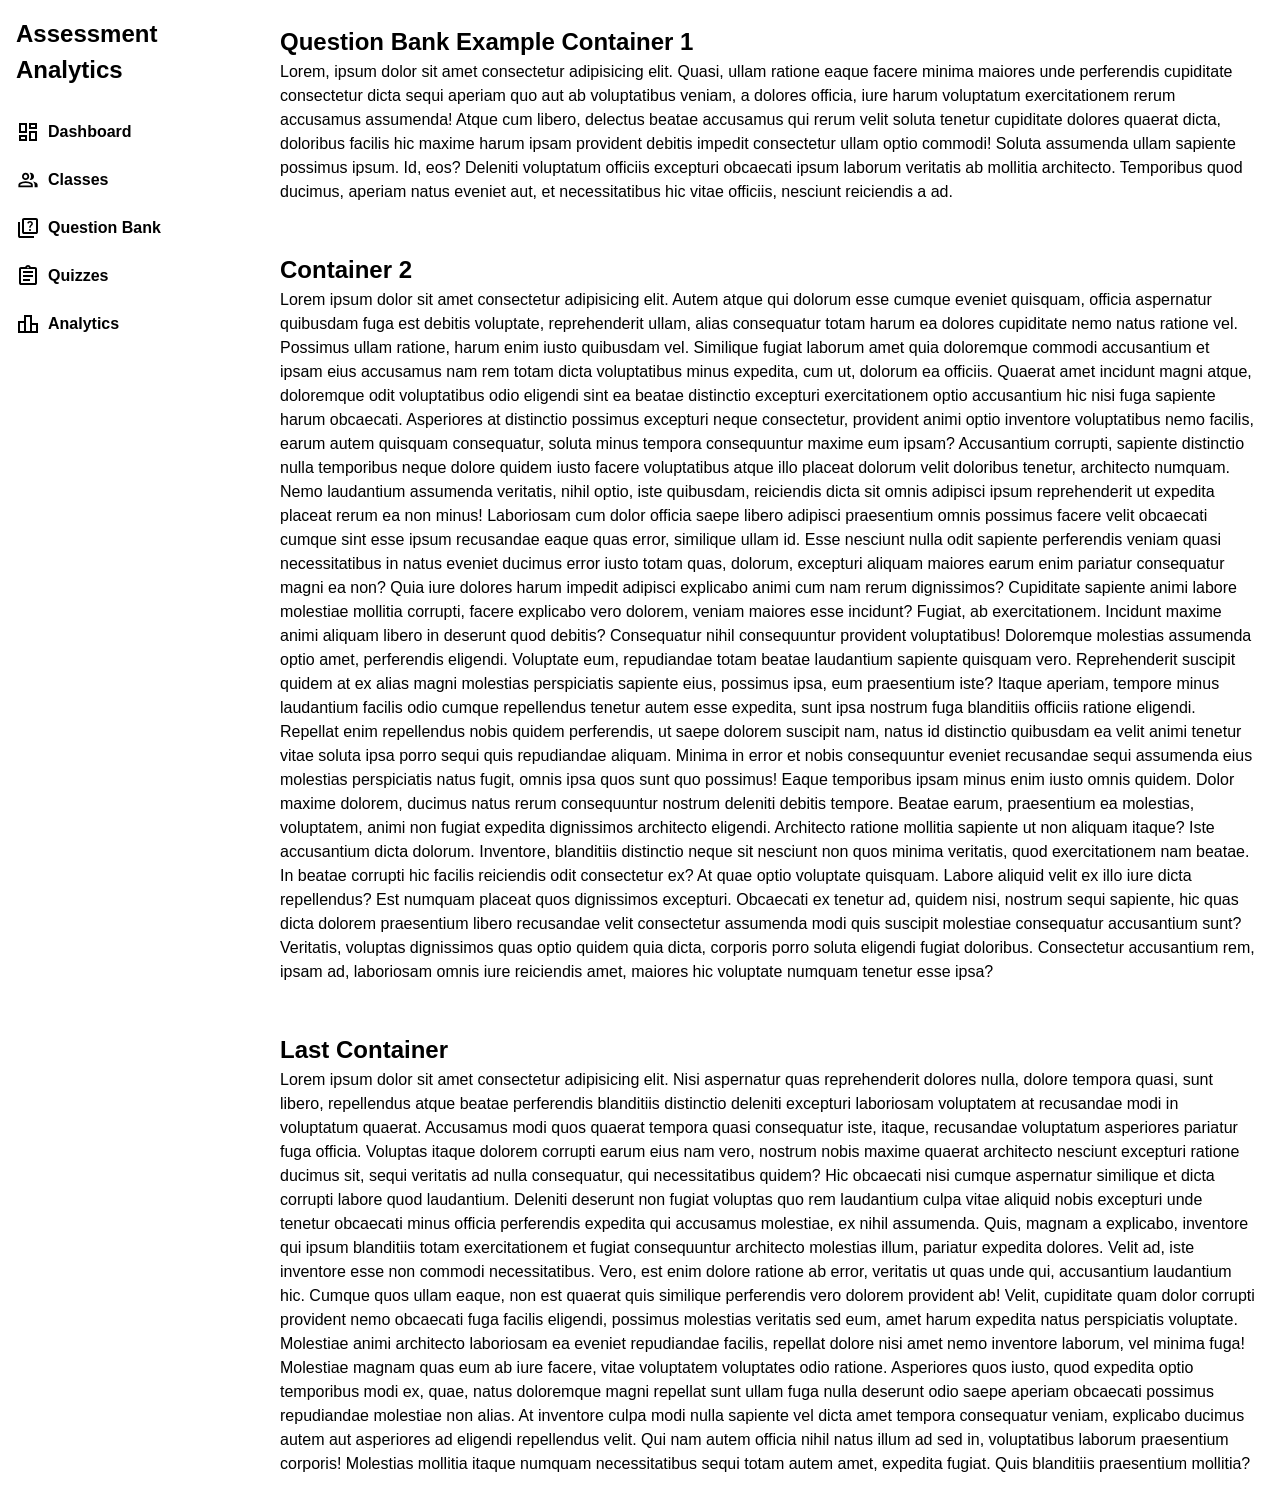
<file: html/question-bank.html>
<!DOCTYPE html>
<html lang="en">
<head>
    <meta charset="UTF-8">
    <meta name="viewport" content="width=device-width, initial-scale=1.0">
    <title>Assessment Analytics</title>
    <link rel="stylesheet" href="/css/style.css">
</head>
<body>
    <div id="sidebar">
        <h2>Assessment Analytics</h2>
        <ul>
            <li>
                <svg xmlns="http://www.w3.org/2000/svg" height="24px" viewBox="0 -960 960 960" width="24px" fill="#e3e3e3"><path d="M520-600v-240h320v240H520ZM120-440v-400h320v400H120Zm400 320v-400h320v400H520Zm-400 0v-240h320v240H120Zm80-400h160v-240H200v240Zm400 320h160v-240H600v240Zm0-480h160v-80H600v80ZM200-200h160v-80H200v80Zm160-320Zm240-160Zm0 240ZM360-280Z"/></svg>
                <a id="element1" href="index.html">Dashboard</a>
            </li>
            <li>
                <svg xmlns="http://www.w3.org/2000/svg" height="24px" viewBox="0 -960 960 960" width="24px" fill="#e3e3e3"><path d="M96-192v-92q0-25.78 12.5-47.39T143-366q54-32 114.5-49T384-432q66 0 126.5 17T625-366q22 13 34.5 34.61T672-284v92H96Zm648 0v-92q0-42-19.5-78T672-421q39 8 75.5 21.5T817-366q22 13 34.5 34.67Q864-309.65 864-284v92H744ZM282-522q-42-42-42-102t42-102q42-42 102-42t102 42q42 42 42 102t-42 102q-42 42-102 42t-102-42Zm396 0q-42 42-102 42-8 0-15-.5t-15-2.5q25-29 39.5-64.5T600-624q0-41-14.5-76.5T546-765q8-2 15-2.5t15-.5q60 0 102 42t42 102q0 60-42 102ZM168-264h432v-20q0-6.47-3.03-11.76-3.02-5.3-7.97-8.24-47-27-99-41.5T384-360q-54 0-106 14t-99 42q-4.95 2.83-7.98 7.91-3.02 5.09-3.02 12V-264Zm267-309.21q21-21.21 21-51T434.79-675q-21.21-21-51-21T333-674.79q-21 21.21-21 51T333.21-573q21.21 21 51 21T435-573.21ZM384-264Zm0-360Z"/></svg>
                <a id="element2" href="classes.html">Classes</a>
            </li>
            <li class="active">
                <svg xmlns="http://www.w3.org/2000/svg" height="24px" viewBox="0 -960 960 960" width="24px" fill="#e3e3e3"><path d="M589.5-372.5Q602-385 602-402t-12.5-29.5Q577-444 560-444t-29.5 12.5Q518-419 518-402t12.5 29.5Q543-360 560-360t29.5-12.5ZM530-488h60q0-29 6-42.5t28-35.5q30-30 40-48.5t10-43.5q0-45-31.5-73.5T560-760q-41 0-71.5 23T446-676l54 22q9-25 24.5-37.5T560-704q24 0 39 13.5t15 36.5q0 14-8 26.5T578-596q-33 29-40.5 45.5T530-488ZM320-240q-33 0-56.5-23.5T240-320v-480q0-33 23.5-56.5T320-880h480q33 0 56.5 23.5T880-800v480q0 33-23.5 56.5T800-240H320Zm0-80h480v-480H320v480ZM160-80q-33 0-56.5-23.5T80-160v-560h80v560h560v80H160Zm160-720v480-480Z"/></svg>
                <a id="element3" href="question-bank.html">Question Bank</a>
            </li>
            <li>
                <svg xmlns="http://www.w3.org/2000/svg" height="24px" viewBox="0 -960 960 960" width="24px" fill="#e3e3e3"><path d="M200-120q-33 0-56.5-23.5T120-200v-560q0-33 23.5-56.5T200-840h168q13-36 43.5-58t68.5-22q38 0 68.5 22t43.5 58h168q33 0 56.5 23.5T840-760v560q0 33-23.5 56.5T760-120H200Zm0-80h560v-560H200v560Zm80-80h280v-80H280v80Zm0-160h400v-80H280v80Zm0-160h400v-80H280v80Zm221.5-198.5Q510-807 510-820t-8.5-21.5Q493-850 480-850t-21.5 8.5Q450-833 450-820t8.5 21.5Q467-790 480-790t21.5-8.5ZM200-200v-560 560Z"/></svg>
                <a id="element4" href="quizzes.html">Quizzes</a>
            </li>
            <li>
                <svg xmlns="http://www.w3.org/2000/svg" height="24px" viewBox="0 -960 960 960" width="24px" fill="#e3e3e3"><path d="M160-200h160v-320H160v320Zm240 0h160v-560H400v560Zm240 0h160v-240H640v240ZM80-120v-480h240v-240h320v320h240v400H80Z"/></svg>
                <a id="element5" href="analytics.html">Analytics</a>
            </li>
        </ul>
    </div>
    <main>
        <div class="container">
            <h2>Question Bank Example Container 1</h2>
            <p>Lorem, ipsum dolor sit amet consectetur adipisicing elit. Quasi, ullam ratione eaque facere minima maiores unde perferendis cupiditate consectetur dicta sequi aperiam quo aut ab voluptatibus veniam, a dolores officia, iure harum voluptatum exercitationem rerum accusamus assumenda! Atque cum libero, delectus beatae accusamus qui rerum velit soluta tenetur cupiditate dolores quaerat dicta, doloribus facilis hic maxime harum ipsam provident debitis impedit consectetur ullam optio commodi! Soluta assumenda ullam sapiente possimus ipsum. Id, eos? Deleniti voluptatum officiis excepturi obcaecati ipsum laborum veritatis ab mollitia architecto. Temporibus quod ducimus, aperiam natus eveniet aut, et necessitatibus hic vitae officiis, nesciunt reiciendis a ad.</p>
        </div>
        <div class="container">
            <h2>Container 2</h2>
            <p>Lorem ipsum dolor sit amet consectetur adipisicing elit. Autem atque qui dolorum esse cumque eveniet quisquam, officia aspernatur quibusdam fuga est debitis voluptate, reprehenderit ullam, alias consequatur totam harum ea dolores cupiditate nemo natus ratione vel. Possimus ullam ratione, harum enim iusto quibusdam vel. Similique fugiat laborum amet quia doloremque commodi accusantium et ipsam eius accusamus nam rem totam dicta voluptatibus minus expedita, cum ut, dolorum ea officiis. Quaerat amet incidunt magni atque, doloremque odit voluptatibus odio eligendi sint ea beatae distinctio excepturi exercitationem optio accusantium hic nisi fuga sapiente harum obcaecati. Asperiores at distinctio possimus excepturi neque consectetur, provident animi optio inventore voluptatibus nemo facilis, earum autem quisquam consequatur, soluta minus tempora consequuntur maxime eum ipsam? Accusantium corrupti, sapiente distinctio nulla temporibus neque dolore quidem iusto facere voluptatibus atque illo placeat dolorum velit doloribus tenetur, architecto numquam. Nemo laudantium assumenda veritatis, nihil optio, iste quibusdam, reiciendis dicta sit omnis adipisci ipsum reprehenderit ut expedita placeat rerum ea non minus! Laboriosam cum dolor officia saepe libero adipisci praesentium omnis possimus facere velit obcaecati cumque sint esse ipsum recusandae eaque quas error, similique ullam id. Esse nesciunt nulla odit sapiente perferendis veniam quasi necessitatibus in natus eveniet ducimus error iusto totam quas, dolorum, excepturi aliquam maiores earum enim pariatur consequatur magni ea non? Quia iure dolores harum impedit adipisci explicabo animi cum nam rerum dignissimos? Cupiditate sapiente animi labore molestiae mollitia corrupti, facere explicabo vero dolorem, veniam maiores esse incidunt? Fugiat, ab exercitationem. Incidunt maxime animi aliquam libero in deserunt quod debitis? Consequatur nihil consequuntur provident voluptatibus! Doloremque molestias assumenda optio amet, perferendis eligendi. Voluptate eum, repudiandae totam beatae laudantium sapiente quisquam vero. Reprehenderit suscipit quidem at ex alias magni molestias perspiciatis sapiente eius, possimus ipsa, eum praesentium iste? Itaque aperiam, tempore minus laudantium facilis odio cumque repellendus tenetur autem esse expedita, sunt ipsa nostrum fuga blanditiis officiis ratione eligendi. Repellat enim repellendus nobis quidem perferendis, ut saepe dolorem suscipit nam, natus id distinctio quibusdam ea velit animi tenetur vitae soluta ipsa porro sequi quis repudiandae aliquam. Minima in error et nobis consequuntur eveniet recusandae sequi assumenda eius molestias perspiciatis natus fugit, omnis ipsa quos sunt quo possimus! Eaque temporibus ipsam minus enim iusto omnis quidem. Dolor maxime dolorem, ducimus natus rerum consequuntur nostrum deleniti debitis tempore. Beatae earum, praesentium ea molestias, voluptatem, animi non fugiat expedita dignissimos architecto eligendi. Architecto ratione mollitia sapiente ut non aliquam itaque? Iste accusantium dicta dolorum. Inventore, blanditiis distinctio neque sit nesciunt non quos minima veritatis, quod exercitationem nam beatae. In beatae corrupti hic facilis reiciendis odit consectetur ex? At quae optio voluptate quisquam. Labore aliquid velit ex illo iure dicta repellendus? Est numquam placeat quos dignissimos excepturi. Obcaecati ex tenetur ad, quidem nisi, nostrum sequi sapiente, hic quas dicta dolorem praesentium libero recusandae velit consectetur assumenda modi quis suscipit molestiae consequatur accusantium sunt? Veritatis, voluptas dignissimos quas optio quidem quia dicta, corporis porro soluta eligendi fugiat doloribus. Consectetur accusantium rem, ipsam ad, laboriosam omnis iure reiciendis amet, maiores hic voluptate numquam tenetur esse ipsa?</p>
        </div>
        <div class="container">
            <h2>Last Container</h2>
            <p>Lorem ipsum dolor sit amet consectetur adipisicing elit. Nisi aspernatur quas reprehenderit dolores nulla, dolore tempora quasi, sunt libero, repellendus atque beatae perferendis blanditiis distinctio deleniti excepturi laboriosam voluptatem at recusandae modi in voluptatum quaerat. Accusamus modi quos quaerat tempora quasi consequatur iste, itaque, recusandae voluptatum asperiores pariatur fuga officia. Voluptas itaque dolorem corrupti earum eius nam vero, nostrum nobis maxime quaerat architecto nesciunt excepturi ratione ducimus sit, sequi veritatis ad nulla consequatur, qui necessitatibus quidem? Hic obcaecati nisi cumque aspernatur similique et dicta corrupti labore quod laudantium. Deleniti deserunt non fugiat voluptas quo rem laudantium culpa vitae aliquid nobis excepturi unde tenetur obcaecati minus officia perferendis expedita qui accusamus molestiae, ex nihil assumenda. Quis, magnam a explicabo, inventore qui ipsum blanditiis totam exercitationem et fugiat consequuntur architecto molestias illum, pariatur expedita dolores. Velit ad, iste inventore esse non commodi necessitatibus. Vero, est enim dolore ratione ab error, veritatis ut quas unde qui, accusantium laudantium hic. Cumque quos ullam eaque, non est quaerat quis similique perferendis vero dolorem provident ab! Velit, cupiditate quam dolor corrupti provident nemo obcaecati fuga facilis eligendi, possimus molestias veritatis sed eum, amet harum expedita natus perspiciatis voluptate. Molestiae animi architecto laboriosam ea eveniet repudiandae facilis, repellat dolore nisi amet nemo inventore laborum, vel minima fuga! Molestiae magnam quas eum ab iure facere, vitae voluptatem voluptates odio ratione. Asperiores quos iusto, quod expedita optio temporibus modi ex, quae, natus doloremque magni repellat sunt ullam fuga nulla deserunt odio saepe aperiam obcaecati possimus repudiandae molestiae non alias. At inventore culpa modi nulla sapiente vel dicta amet tempora consequatur veniam, explicabo ducimus autem aut asperiores ad eligendi repellendus velit. Qui nam autem officia nihil natus illum ad sed in, voluptatibus laborum praesentium corporis! Molestias mollitia itaque numquam necessitatibus sequi totam autem amet, expedita fugiat. Quis blanditiis praesentium mollitia?</p>
        </div>
    </main>
</body>
</html>
</file>
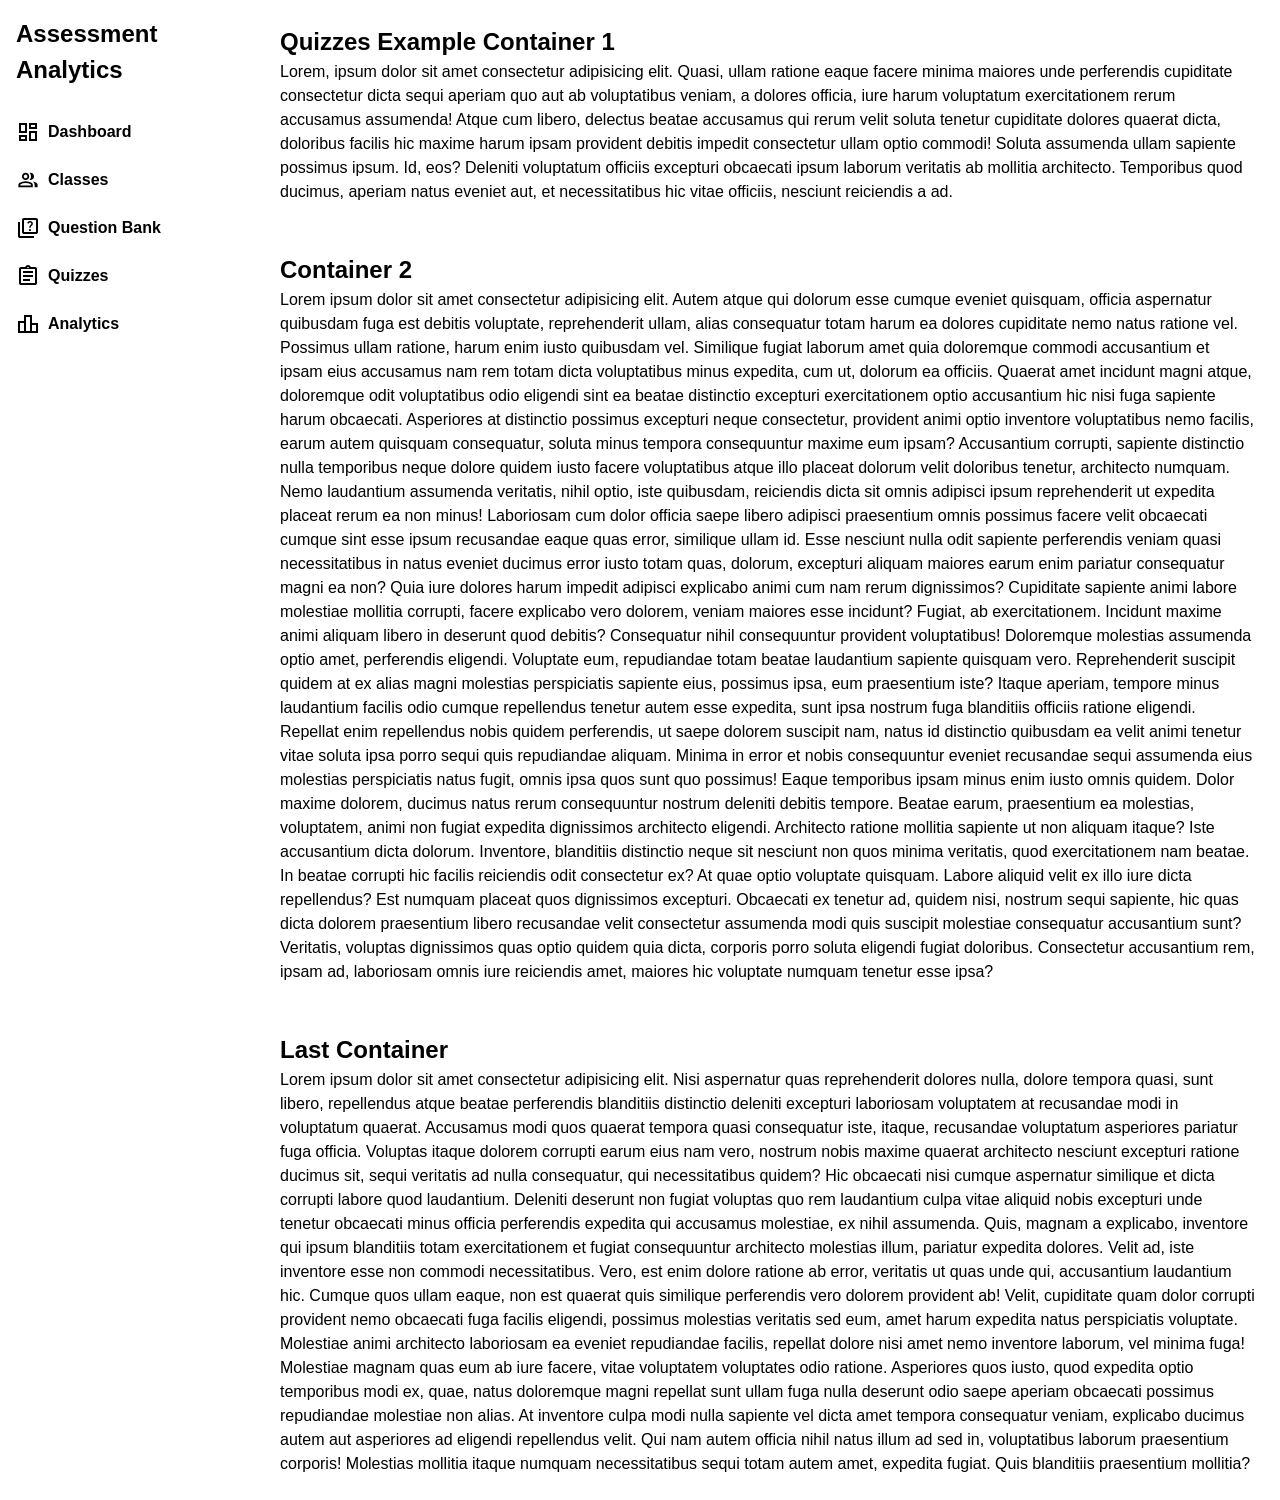
<file: html/quizzes.html>
<!DOCTYPE html>
<html lang="en">
<head>
    <meta charset="UTF-8">
    <meta name="viewport" content="width=device-width, initial-scale=1.0">
    <title>Assessment Analytics</title>
    <link rel="stylesheet" href="/css/style.css">
</head>
<body>
    <div id="sidebar">
        <h2>Assessment Analytics</h2>
        <ul>
            <li>
                <svg xmlns="http://www.w3.org/2000/svg" height="24px" viewBox="0 -960 960 960" width="24px" fill="#e3e3e3"><path d="M520-600v-240h320v240H520ZM120-440v-400h320v400H120Zm400 320v-400h320v400H520Zm-400 0v-240h320v240H120Zm80-400h160v-240H200v240Zm400 320h160v-240H600v240Zm0-480h160v-80H600v80ZM200-200h160v-80H200v80Zm160-320Zm240-160Zm0 240ZM360-280Z"/></svg>
                <a id="element1" href="index.html">Dashboard</a>
            </li>
            <li>
                <svg xmlns="http://www.w3.org/2000/svg" height="24px" viewBox="0 -960 960 960" width="24px" fill="#e3e3e3"><path d="M96-192v-92q0-25.78 12.5-47.39T143-366q54-32 114.5-49T384-432q66 0 126.5 17T625-366q22 13 34.5 34.61T672-284v92H96Zm648 0v-92q0-42-19.5-78T672-421q39 8 75.5 21.5T817-366q22 13 34.5 34.67Q864-309.65 864-284v92H744ZM282-522q-42-42-42-102t42-102q42-42 102-42t102 42q42 42 42 102t-42 102q-42 42-102 42t-102-42Zm396 0q-42 42-102 42-8 0-15-.5t-15-2.5q25-29 39.5-64.5T600-624q0-41-14.5-76.5T546-765q8-2 15-2.5t15-.5q60 0 102 42t42 102q0 60-42 102ZM168-264h432v-20q0-6.47-3.03-11.76-3.02-5.3-7.97-8.24-47-27-99-41.5T384-360q-54 0-106 14t-99 42q-4.95 2.83-7.98 7.91-3.02 5.09-3.02 12V-264Zm267-309.21q21-21.21 21-51T434.79-675q-21.21-21-51-21T333-674.79q-21 21.21-21 51T333.21-573q21.21 21 51 21T435-573.21ZM384-264Zm0-360Z"/></svg>
                <a id="element2" href="classes.html">Classes</a>
            </li>
            <li>
                <svg xmlns="http://www.w3.org/2000/svg" height="24px" viewBox="0 -960 960 960" width="24px" fill="#e3e3e3"><path d="M589.5-372.5Q602-385 602-402t-12.5-29.5Q577-444 560-444t-29.5 12.5Q518-419 518-402t12.5 29.5Q543-360 560-360t29.5-12.5ZM530-488h60q0-29 6-42.5t28-35.5q30-30 40-48.5t10-43.5q0-45-31.5-73.5T560-760q-41 0-71.5 23T446-676l54 22q9-25 24.5-37.5T560-704q24 0 39 13.5t15 36.5q0 14-8 26.5T578-596q-33 29-40.5 45.5T530-488ZM320-240q-33 0-56.5-23.5T240-320v-480q0-33 23.5-56.5T320-880h480q33 0 56.5 23.5T880-800v480q0 33-23.5 56.5T800-240H320Zm0-80h480v-480H320v480ZM160-80q-33 0-56.5-23.5T80-160v-560h80v560h560v80H160Zm160-720v480-480Z"/></svg>
                <a id="element3" href="question-bank.html">Question Bank</a>
            </li>
            <li class="active">
                <svg xmlns="http://www.w3.org/2000/svg" height="24px" viewBox="0 -960 960 960" width="24px" fill="#e3e3e3"><path d="M200-120q-33 0-56.5-23.5T120-200v-560q0-33 23.5-56.5T200-840h168q13-36 43.5-58t68.5-22q38 0 68.5 22t43.5 58h168q33 0 56.5 23.5T840-760v560q0 33-23.5 56.5T760-120H200Zm0-80h560v-560H200v560Zm80-80h280v-80H280v80Zm0-160h400v-80H280v80Zm0-160h400v-80H280v80Zm221.5-198.5Q510-807 510-820t-8.5-21.5Q493-850 480-850t-21.5 8.5Q450-833 450-820t8.5 21.5Q467-790 480-790t21.5-8.5ZM200-200v-560 560Z"/></svg>
                <a id="element4" href="quizzes.html">Quizzes</a>
            </li>
            <li>
                <svg xmlns="http://www.w3.org/2000/svg" height="24px" viewBox="0 -960 960 960" width="24px" fill="#e3e3e3"><path d="M160-200h160v-320H160v320Zm240 0h160v-560H400v560Zm240 0h160v-240H640v240ZM80-120v-480h240v-240h320v320h240v400H80Z"/></svg>
                <a id="element5" href="analytics.html">Analytics</a>
            </li>
        </ul>
    </div>
    <main>
        <div class="container">
            <h2>Quizzes Example Container 1</h2>
            <p>Lorem, ipsum dolor sit amet consectetur adipisicing elit. Quasi, ullam ratione eaque facere minima maiores unde perferendis cupiditate consectetur dicta sequi aperiam quo aut ab voluptatibus veniam, a dolores officia, iure harum voluptatum exercitationem rerum accusamus assumenda! Atque cum libero, delectus beatae accusamus qui rerum velit soluta tenetur cupiditate dolores quaerat dicta, doloribus facilis hic maxime harum ipsam provident debitis impedit consectetur ullam optio commodi! Soluta assumenda ullam sapiente possimus ipsum. Id, eos? Deleniti voluptatum officiis excepturi obcaecati ipsum laborum veritatis ab mollitia architecto. Temporibus quod ducimus, aperiam natus eveniet aut, et necessitatibus hic vitae officiis, nesciunt reiciendis a ad.</p>
        </div>
        <div class="container">
            <h2>Container 2</h2>
            <p>Lorem ipsum dolor sit amet consectetur adipisicing elit. Autem atque qui dolorum esse cumque eveniet quisquam, officia aspernatur quibusdam fuga est debitis voluptate, reprehenderit ullam, alias consequatur totam harum ea dolores cupiditate nemo natus ratione vel. Possimus ullam ratione, harum enim iusto quibusdam vel. Similique fugiat laborum amet quia doloremque commodi accusantium et ipsam eius accusamus nam rem totam dicta voluptatibus minus expedita, cum ut, dolorum ea officiis. Quaerat amet incidunt magni atque, doloremque odit voluptatibus odio eligendi sint ea beatae distinctio excepturi exercitationem optio accusantium hic nisi fuga sapiente harum obcaecati. Asperiores at distinctio possimus excepturi neque consectetur, provident animi optio inventore voluptatibus nemo facilis, earum autem quisquam consequatur, soluta minus tempora consequuntur maxime eum ipsam? Accusantium corrupti, sapiente distinctio nulla temporibus neque dolore quidem iusto facere voluptatibus atque illo placeat dolorum velit doloribus tenetur, architecto numquam. Nemo laudantium assumenda veritatis, nihil optio, iste quibusdam, reiciendis dicta sit omnis adipisci ipsum reprehenderit ut expedita placeat rerum ea non minus! Laboriosam cum dolor officia saepe libero adipisci praesentium omnis possimus facere velit obcaecati cumque sint esse ipsum recusandae eaque quas error, similique ullam id. Esse nesciunt nulla odit sapiente perferendis veniam quasi necessitatibus in natus eveniet ducimus error iusto totam quas, dolorum, excepturi aliquam maiores earum enim pariatur consequatur magni ea non? Quia iure dolores harum impedit adipisci explicabo animi cum nam rerum dignissimos? Cupiditate sapiente animi labore molestiae mollitia corrupti, facere explicabo vero dolorem, veniam maiores esse incidunt? Fugiat, ab exercitationem. Incidunt maxime animi aliquam libero in deserunt quod debitis? Consequatur nihil consequuntur provident voluptatibus! Doloremque molestias assumenda optio amet, perferendis eligendi. Voluptate eum, repudiandae totam beatae laudantium sapiente quisquam vero. Reprehenderit suscipit quidem at ex alias magni molestias perspiciatis sapiente eius, possimus ipsa, eum praesentium iste? Itaque aperiam, tempore minus laudantium facilis odio cumque repellendus tenetur autem esse expedita, sunt ipsa nostrum fuga blanditiis officiis ratione eligendi. Repellat enim repellendus nobis quidem perferendis, ut saepe dolorem suscipit nam, natus id distinctio quibusdam ea velit animi tenetur vitae soluta ipsa porro sequi quis repudiandae aliquam. Minima in error et nobis consequuntur eveniet recusandae sequi assumenda eius molestias perspiciatis natus fugit, omnis ipsa quos sunt quo possimus! Eaque temporibus ipsam minus enim iusto omnis quidem. Dolor maxime dolorem, ducimus natus rerum consequuntur nostrum deleniti debitis tempore. Beatae earum, praesentium ea molestias, voluptatem, animi non fugiat expedita dignissimos architecto eligendi. Architecto ratione mollitia sapiente ut non aliquam itaque? Iste accusantium dicta dolorum. Inventore, blanditiis distinctio neque sit nesciunt non quos minima veritatis, quod exercitationem nam beatae. In beatae corrupti hic facilis reiciendis odit consectetur ex? At quae optio voluptate quisquam. Labore aliquid velit ex illo iure dicta repellendus? Est numquam placeat quos dignissimos excepturi. Obcaecati ex tenetur ad, quidem nisi, nostrum sequi sapiente, hic quas dicta dolorem praesentium libero recusandae velit consectetur assumenda modi quis suscipit molestiae consequatur accusantium sunt? Veritatis, voluptas dignissimos quas optio quidem quia dicta, corporis porro soluta eligendi fugiat doloribus. Consectetur accusantium rem, ipsam ad, laboriosam omnis iure reiciendis amet, maiores hic voluptate numquam tenetur esse ipsa?</p>
        </div>
        <div class="container">
            <h2>Last Container</h2>
            <p>Lorem ipsum dolor sit amet consectetur adipisicing elit. Nisi aspernatur quas reprehenderit dolores nulla, dolore tempora quasi, sunt libero, repellendus atque beatae perferendis blanditiis distinctio deleniti excepturi laboriosam voluptatem at recusandae modi in voluptatum quaerat. Accusamus modi quos quaerat tempora quasi consequatur iste, itaque, recusandae voluptatum asperiores pariatur fuga officia. Voluptas itaque dolorem corrupti earum eius nam vero, nostrum nobis maxime quaerat architecto nesciunt excepturi ratione ducimus sit, sequi veritatis ad nulla consequatur, qui necessitatibus quidem? Hic obcaecati nisi cumque aspernatur similique et dicta corrupti labore quod laudantium. Deleniti deserunt non fugiat voluptas quo rem laudantium culpa vitae aliquid nobis excepturi unde tenetur obcaecati minus officia perferendis expedita qui accusamus molestiae, ex nihil assumenda. Quis, magnam a explicabo, inventore qui ipsum blanditiis totam exercitationem et fugiat consequuntur architecto molestias illum, pariatur expedita dolores. Velit ad, iste inventore esse non commodi necessitatibus. Vero, est enim dolore ratione ab error, veritatis ut quas unde qui, accusantium laudantium hic. Cumque quos ullam eaque, non est quaerat quis similique perferendis vero dolorem provident ab! Velit, cupiditate quam dolor corrupti provident nemo obcaecati fuga facilis eligendi, possimus molestias veritatis sed eum, amet harum expedita natus perspiciatis voluptate. Molestiae animi architecto laboriosam ea eveniet repudiandae facilis, repellat dolore nisi amet nemo inventore laborum, vel minima fuga! Molestiae magnam quas eum ab iure facere, vitae voluptatem voluptates odio ratione. Asperiores quos iusto, quod expedita optio temporibus modi ex, quae, natus doloremque magni repellat sunt ullam fuga nulla deserunt odio saepe aperiam obcaecati possimus repudiandae molestiae non alias. At inventore culpa modi nulla sapiente vel dicta amet tempora consequatur veniam, explicabo ducimus autem aut asperiores ad eligendi repellendus velit. Qui nam autem officia nihil natus illum ad sed in, voluptatibus laborum praesentium corporis! Molestias mollitia itaque numquam necessitatibus sequi totam autem amet, expedita fugiat. Quis blanditiis praesentium mollitia?</p>
        </div>
    </main>
</body>
</html>
</file>
<file: style.css>
:root{
    --global-background-clr: #E2E4E5;
    --border-clr: #b8bbd4;
    --container-background-clr: #EBEBEB;
    --hover-clr: #d2d7e9;
    --text-clr: rgb(42, 39, 39);
    --active-clr: #4c31ac;
    --grey-text-clr: rgb(95, 95, 106);
    --purple-svg-background: #D7D9E9;
    --purple-svg: #565396;
    --green-svg-background: #c8dcd4;
    --green-svg: #448262;
    --yellow-svg-background: #e9e2b4;
    --yellow-svg: #8f6f3b;
    --blue-svg-background: #c3dee3;
    --blue-svg: #509091;
}

* {
    box-sizing: border-box;
    padding: 0;
    margin: 0;
    color: var(--text-clr);
}

body{
    background-color: var(--global-background-clr);
    font-family: "Roboto", sans-serif;
    line-height: 1.5;
    display: flex;
}
    
a{
    text-decoration: none;
}

.grey{
    color: var(--grey-text-clr);
}

#sidebar{
    box-sizing: border-box;
    height: 100vh;
    width: 20vw;
    position: sticky;
    z-index: 1;
    top: 0;
    left: 0;
    border-right: 2px solid var(--border-clr);
    display: flex;
    flex-direction: column;
    flex: 0 0 auto;
}

#sidebar li{
    list-style: none;
    border-radius: 8px;
    padding: 0.5rem;
    margin: 0.5rem;
    display: flex;
    align-items: center;
    gap: 0.5rem;
    font-weight: 550;
}

#sidebar h2{
    overflow: hidden;
    text-overflow: ellipsis;
    margin: 0.5rem;
    padding: 0.5rem;
    font-weight: 700;
}

#sidebar li:hover{
    background-color: var(--hover-clr);
}

#sidebar a{
    flex-grow: 1;
}

svg {
    flex-shrink: 0;
    fill: var(--text-clr);
}

#sidebar .active a{
    color: var(--active-clr);
}

#sidebar .active svg{
    fill: var(--active-clr);
}

main{
    display: flex;
    flex-direction: column;
    width: 100%;
}

.container {
    border-radius: 15px;
    border: 2px solid var(--border-clr);
    background-color: var(--container-background-clr);
    padding: 2rem;
    flex: 1;
}

.info  {
    margin: 1rem;
    margin-bottom: 0;
    padding: 1rem;
    p{
        color: var(--grey-text-clr);
    }

    /* border: 1px solid red; */
}

.section{
    display: flex;
    justify-content: space-around;
    margin: 1rem 2rem;
    gap: 2rem;
}
</file>
<file: dashboard.css>
.quarter {
    display: flex;
    justify-content: space-between;
    align-items: center;
    padding: 1rem;
    p{
        color: var(--grey-text-clr);
    }
}

.quarter div:last-child{
    display: flex;
    justify-content: center;
    align-items: center;
    height: 3rem;
    width: 3rem;
    border-radius: 0.5rem;
}

#quarter-svg-1{
    background-color: var(--purple-svg-background);
    path{
        fill: var(--purple-svg);
    }
}

#quarter-svg-2{
    background-color: var(--green-svg-background);
    path{
        fill: var(--green-svg);
    }
}

#quarter-svg-3 {
    background-color: var(--yellow-svg-background);
    path{
        fill: none;
        stroke: var(--yellow-svg);
    }
}

#quarter-svg-4{
    background-color: var(--blue-svg-background);
    path{
        fill: var(--blue-svg);
    }
}

#dashboard-main > div:first-child{
    display: flex;
    flex-direction: column;
}

#dashboard-main #recent-quizzes{
    display: flex;
    flex: 1 1 auto;
    flex-direction: column;
    justify-content: center;
    align-items: center;
    margin: 2rem 0;
    svg{
        fill: var(--grey-text-clr);
    }
}

#actions > div{
    display: flex;
    border-radius: 0.5rem;
    padding: 0.7rem;
    margin: 0.7rem 0;
    gap: 0.5rem;
    p{
        flex: 1 1 auto;
    }
}

#actions > div:hover{
    background-color: rgb(220, 220, 220);
}
</file>
<file: css/constants.css>
:root {
    --global-background-clr: #E2E4E5;
    --border-clr: #b8bbd4;
    --container-background-clr: #EBEBEB;
    --hover-clr: #d2d7e9;
    --text-clr: rgb(42, 39, 39);
    --active-clr: #4c31ac;
    --grey-text-clr: rgba(0, 0, 0, 0.5);
    --purple-svg-background: #D7D9E9;
    --purple-svg: #565396;
    --green-svg-background: #c8dcd4;
    --green-svg: #448262;
    --yellow-svg-background: #e9e2b4;
    --yellow-svg: #8f6f3b;
    --blue-svg-background: #c3dee3;
    --blue-svg: #509091;
    --button-purple-clr: #3F4BB1;
}
</file>
<file: css/style.css>
* {
    box-sizing: border-box;
    padding: 0;
    margin: 0;
    color: var(--text-clr);
}

body{
    background-color: var(--global-background-clr);
    font-family: "Roboto", sans-serif;
    line-height: 1.5;
    display: flex;
}
    
a{
    text-decoration: none;
}

button{
    border: none;
    cursor: pointer;
}

.grey{
    color: var(--grey-text-clr);
}

.bold{
    font-weight: bold;
}

.small {
    font-size: 0.8rem;
}

.smaller{
    font-size: 0.6rem;
}

#sidebar{
    box-sizing: border-box;
    height: 100vh;
    width: 20vw;
    position: sticky;
    z-index: 1;
    top: 0;
    left: 0;
    border-right: 2px solid var(--border-clr);
    display: flex;
    flex-direction: column;
    flex: 0 0 auto;
}

#sidebar li{
    list-style: none;
    border-radius: 8px;
    padding: 0.5rem;
    margin: 0.5rem;
    display: flex;
    align-items: center;
    gap: 0.5rem;
    font-weight: 550;
}

#sidebar h2{
    overflow: hidden;
    text-overflow: ellipsis;
    margin: 0.5rem;
    padding: 0.5rem;
    font-weight: 700;
}

#sidebar li:hover{
    background-color: var(--hover-clr);
}

#sidebar a{
    flex-grow: 1;
}

svg {
    flex-shrink: 0;
    fill: var(--text-clr);
}

#sidebar .active a{
    color: var(--active-clr);
}

#sidebar .active svg{
    fill: var(--active-clr);
}

main{
    display: flex;
    flex-direction: column;
    width: 100%;
}

.container {
    border-radius: 15px;
    border: 2px solid var(--border-clr);
    background-color: var(--container-background-clr);
    padding: 1.5rem;
    flex: 1;
}

.info {
    /* border: 1px solid red; */
}

.info-with-button{
    display: flex;
    justify-content: space-between;
    align-items: center;
    margin: 1rem 0 0 2rem;

    /* border: 1px solid red; */
}

.info-with-button > button {
    display: flex;
    align-items: center;
    background-color: var(--button-purple-clr);
    margin-right: 2rem;
    padding: 0.5rem 0.7rem 0.5rem 0.4rem;
    border-radius: 0.5rem;
    gap: 0.3rem;

    svg{
        fill: var(--hover-clr);
    }
    p{
        font-weight: bold;
        color: var(--hover-clr);
    }
}

.section{
    display: flex;
    justify-content: space-around;
    margin: 1rem 2rem;
    gap: 2rem;
}

.popup-container {
    display: flex;
    justify-content: center;
    align-items: center;
    position: absolute;
    width: 100vw;
    height: 100vh;
    background-color: rgba(0, 0, 0, 0.4);
    z-index: 1;
    top: 0;
    left: 0;

    opacity: 0;
    pointer-events: none;
}

.popup-container.show{
    opacity: 1;
    pointer-events: auto;
}

.popup {
    display: flex;
    flex-direction: column;
    min-width: 28rem;
    max-width: 100vw;
    min-height: 15rem;
    max-height: 100vh;
    background-color: var(--global-background-clr);
    padding: 1.5rem;
    border-radius: 1.5rem;
}

input{
    font-size: small;
    border-radius: 0.4rem;
    padding: 0.4rem;
    background-color: var(--global-background-clr);
    border: 2px solid rgba(0,0,0,0.2);
}

textarea{
    font-family: inherit;
    font-size: small;
    border-radius: 0.4rem;
    padding: 0.4rem;
    background-color: var(--global-background-clr);
    border: 2px solid rgba(0,0,0,0.2);
}

.cancel-or-proceed {
    display: flex;
    justify-content: flex-end;
    gap: 0.75rem;
    margin: 0.75rem 0;
}

.cancel-button {
    padding: 0.5rem 0.75rem;
    border: 2px solid rgba(0,0,0,0.2);
    border-radius: 0.5rem;
    background-color: var(--global-background-clr);
    font-weight: bold;
}

.proceed-button {
    padding: 0.5rem 0.75rem;
    border-radius: 0.5rem;
    font-weight: bold;
    color: var(--global-background-clr);
    background-color: var(--button-purple-clr);
}

.white-button:hover{
    /* background-color: rgba(0, 0, 0, 0.08); */
    filter: brightness(90%);
}

.white-button:active {
   filter: brightness(80%);
}

.purple-button:hover {
    filter: brightness(125%);
}

.purple-button:active{
    filter: brightness(150%);
}
</file>
<file: css/dashboard.css>
.quarter {
    display: flex;
    justify-content: space-between;
    align-items: center;
    margin-top: 1rem;
    padding: 1rem;
    p{
        color: var(--grey-text-clr);
    }
}

.quarter div:last-child{
    display: flex;
    justify-content: center;
    align-items: center;
    height: 3rem;
    width: 3rem;
    border-radius: 0.5rem;
}

#quarter-svg-1{
    background-color: var(--purple-svg-background);
    path{
        fill: var(--purple-svg);
    }
}

#quarter-svg-2{
    background-color: var(--green-svg-background);
    path{
        fill: var(--green-svg);
    }
}

#quarter-svg-3 {
    background-color: var(--yellow-svg-background);
    path{
        fill: none;
        stroke: var(--yellow-svg);
    }
}

#quarter-svg-4{
    background-color: var(--blue-svg-background);
    path{
        fill: var(--blue-svg);
    }
}

#dashboard-main > div:first-child{
    display: flex;
    flex-direction: column;
}

#dashboard-main #recent-quizzes{
    display: flex;
    flex: 1 1 auto;
    flex-direction: column;
    justify-content: center;
    align-items: center;
    margin: 2rem 0;
    svg{
        fill: var(--grey-text-clr);
    }
}

#actions{
    display: flex;
    flex-direction: column;
    gap: 0.7rem;
    margin-top: 1rem;
}

#actions > div{
    display: flex;
    border-radius: 0.5rem;
    padding: 0.7rem;
    gap: 0.5rem;
    p{
        flex: 1 1 auto;
    }
}

#actions > div:hover{
    background-color: rgb(220, 220, 220);
}
</file>
<file: css/classes.css>
.classes {
    display: flex;
    flex-direction: column;
    justify-content: flex-start;
    box-sizing: border-box;
    flex: 0 0 auto;
    width: calc(1/3 * 100% - 4/3 * 1rem); /* needed to fit exactly 2 divs in a row */
    height: 11rem;
}

#classes-main {
    display: flex;
    flex-wrap: wrap;
    margin: 2rem;
    gap: 2rem;
}

.classes > p:nth-child(2){
    flex: 1 1 auto;
}

.classes-info {
    display: flex;
    align-items: center;
    margin: 0.7rem 0;
    gap: 0.7rem;
    color: var(--grey-text-clr);
    svg{
        fill: var(--grey-text-clr);
        width: 1rem;
        height: 1rem;
    }
}

.classes-info > div {
    display: flex;
    align-items: center;
    gap: 0.1rem;
}

.classes-code{
    display: flex;
    align-items: center;
    gap: 0.5rem;
}

.classes-code div{
    padding: 0.2rem 0.4rem;
    border: 2px solid var(--border-clr);
    border-radius: 1rem;
}

.classes-code svg{
    fill: var(--grey-text-clr);
    height: 0.9rem;
    width: 0.9rem;
}

h4{
    margin-top: 0.6rem;
    margin-bottom: 0.2rem;
}

#description{

    height: 4rem;
}

.classes-code-string {
    text-transform: uppercase;
}

.copy-button {
    border-radius: 1rem;
    padding: 0.2rem 0.15rem 0.05rem 0.25rem;
}
</file>
